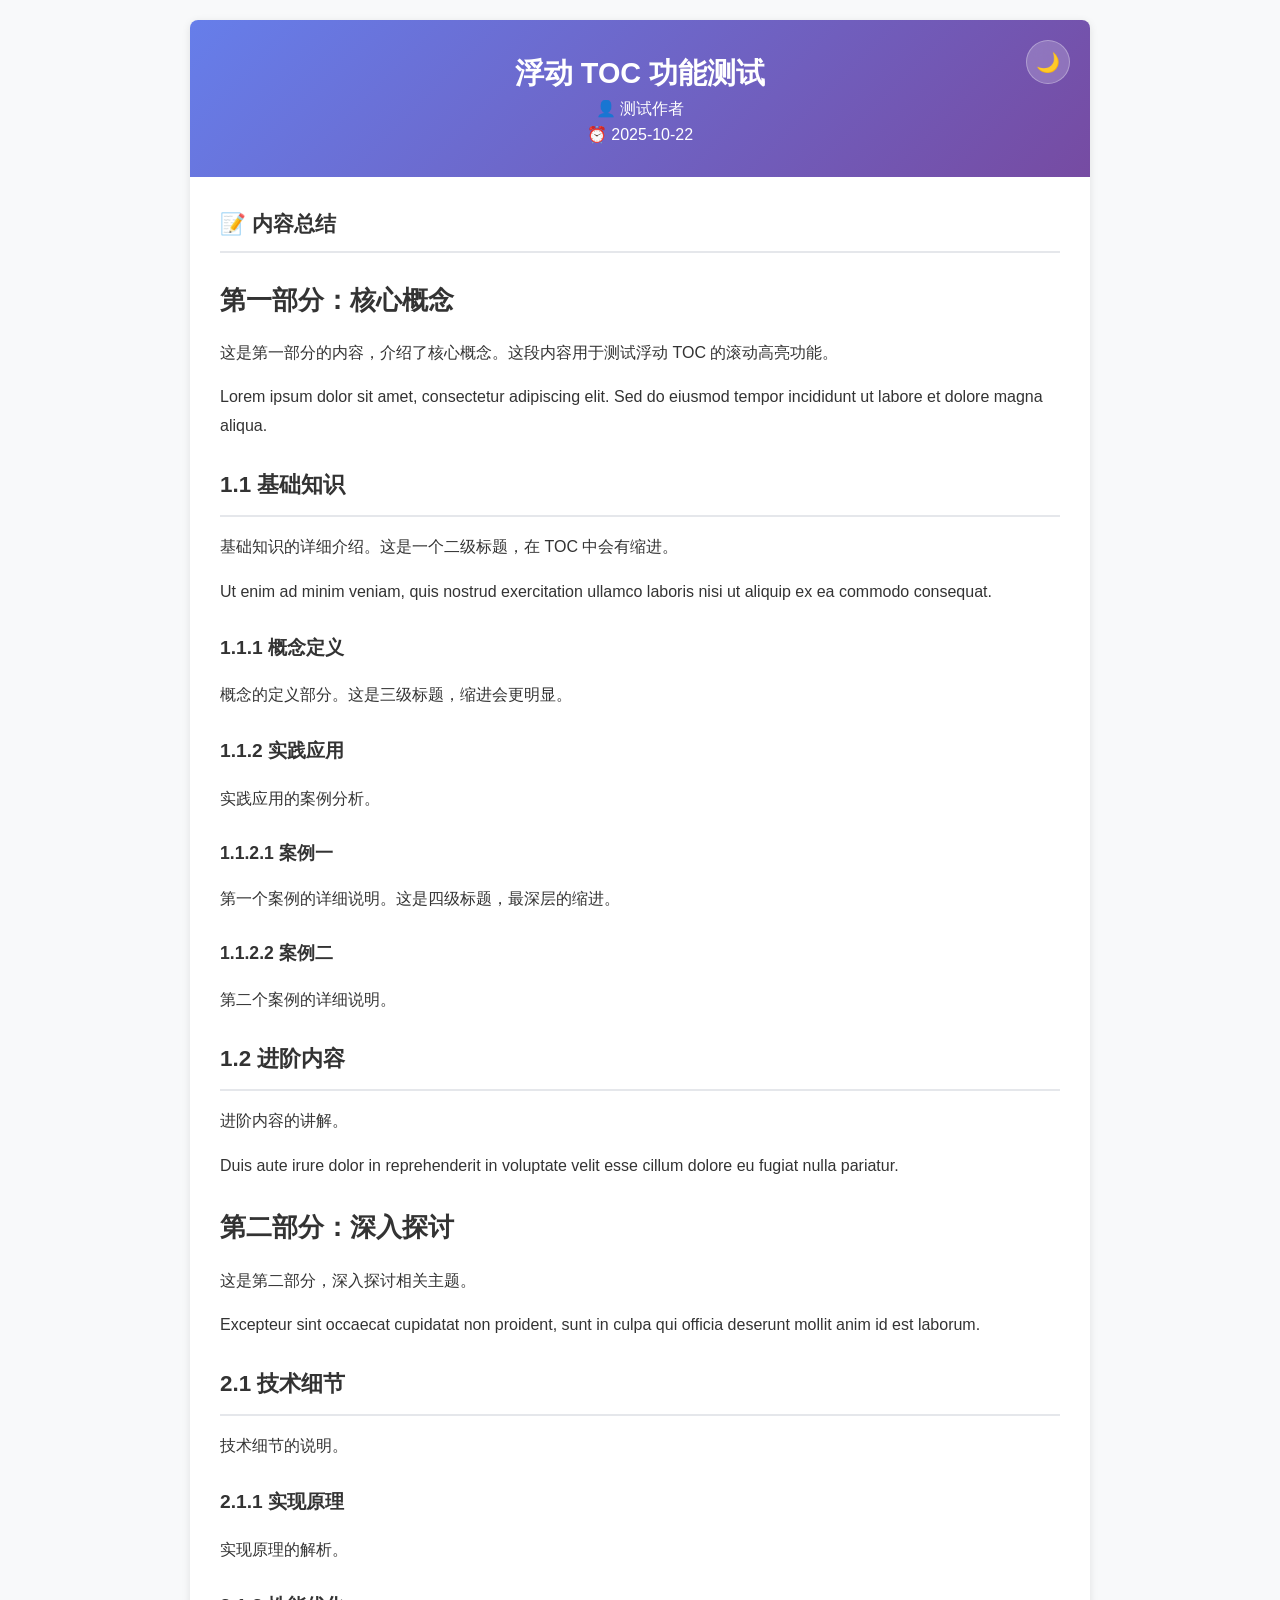
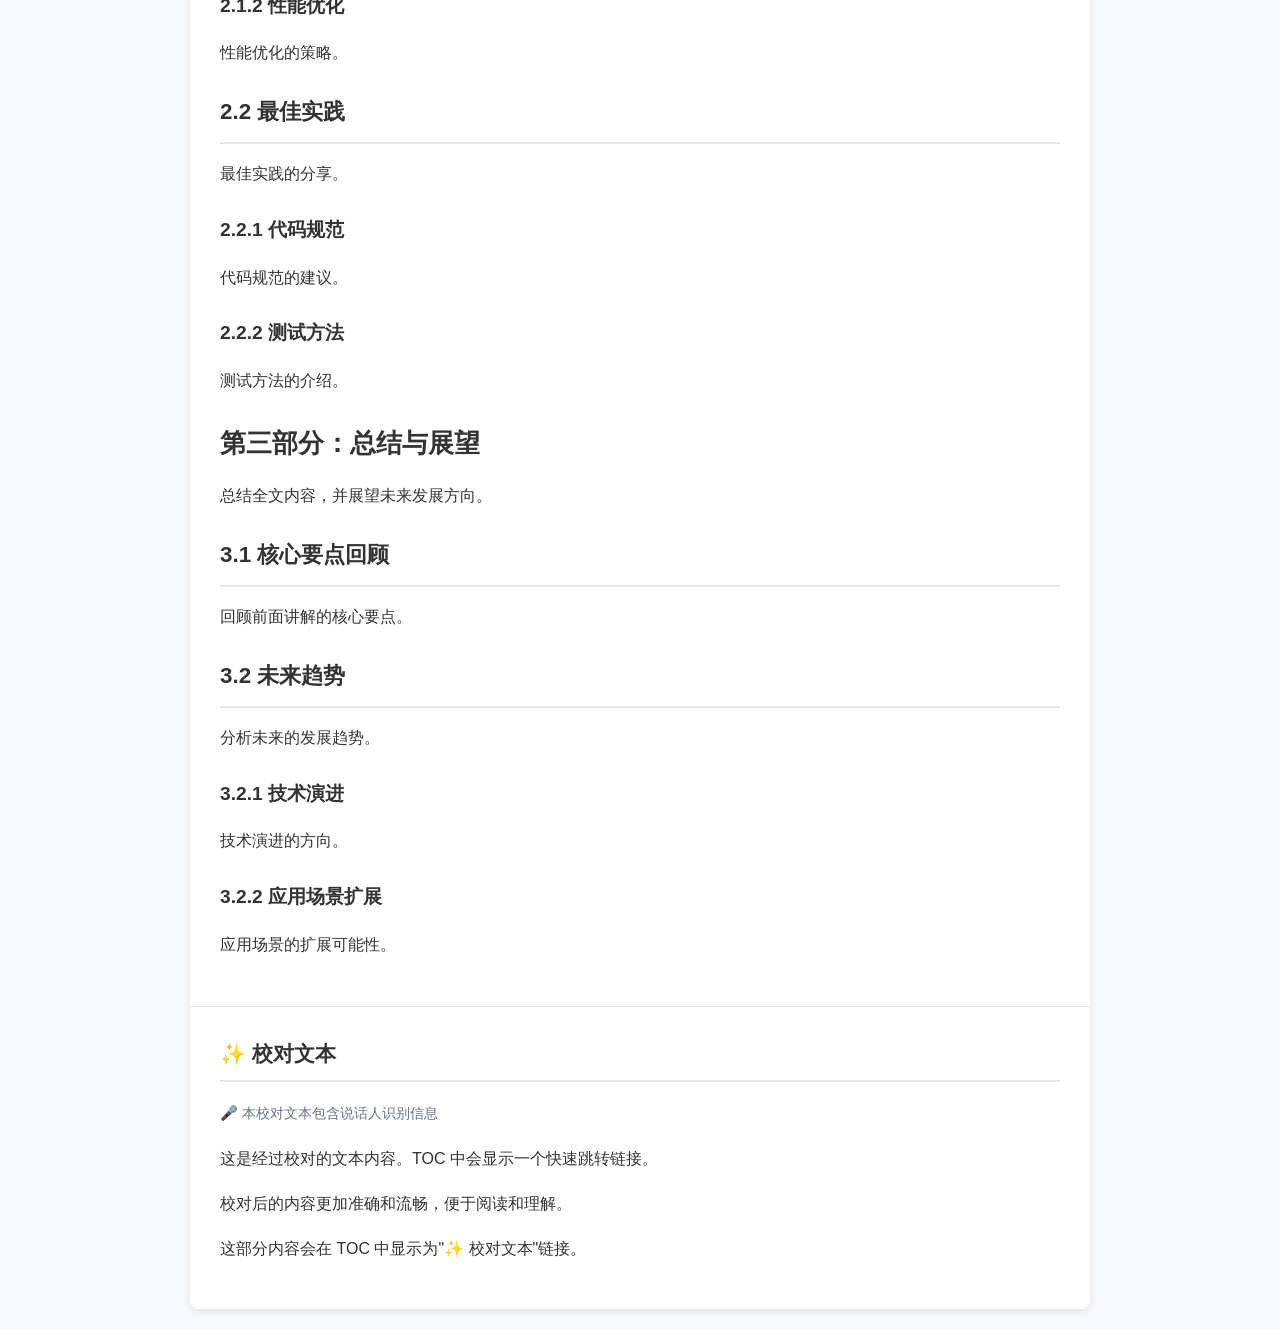
<file: tests/features/test_floating_toc.html>
<!DOCTYPE html>
<html lang="zh-CN">
<head>
    <meta charset="utf-8">
    <meta name="viewport" content="width=device-width, initial-scale=1.0">
    <title>浮动 TOC 功能测试</title>

    <!-- 引入 base.html 的样式 -->
    <style>
        /* CSS变量定义 - 主题系统 */
        :root {
            /* 浅色主题 */
            --bg-gradient-start: #667eea;
            --bg-gradient-end: #764ba2;
            --text-primary: #333;
            --text-secondary: #6b7280;
            --bg-primary: #ffffff;
            --bg-secondary: #f8f9fa;
            --bg-tertiary: #f3f4f6;
            --border-primary: #e5e7eb;
            --header-text: #ffffff;
        }

        /* 深色主题 */
        [data-theme="dark"] {
            --bg-gradient-start: #1e293b;
            --bg-gradient-end: #0f172a;
            --text-primary: #f8fafc;
            --text-secondary: #cbd5e1;
            --bg-primary: #1e293b;
            --bg-secondary: #334155;
            --bg-tertiary: #475569;
            --border-primary: #475569;
            --header-text: #f8fafc;
        }

        body {
            font-family: -apple-system, BlinkMacSystemFont, "Segoe UI", "Noto Sans CJK SC", "Microsoft YaHei", "Helvetica Neue", Arial, sans-serif;
            line-height: 1.6;
            color: var(--text-primary);
            max-width: 900px;
            margin: 0 auto;
            padding: 20px;
            background: var(--bg-secondary);
            transition: color 0.3s ease, background 0.3s ease;
        }

        .container {
            background: var(--bg-primary);
            border-radius: 8px;
            box-shadow: 0 2px 8px rgba(0,0,0,0.1);
            overflow: hidden;
            transition: background 0.3s ease;
        }

        .header {
            background: linear-gradient(135deg, var(--bg-gradient-start) 0%, var(--bg-gradient-end) 100%);
            color: var(--header-text);
            padding: 30px;
            text-align: center;
            position: relative;
        }

        .header h1 {
            margin: 0;
            font-size: 1.8rem;
            font-weight: 600;
        }

        .section {
            padding: 30px;
            border-bottom: 1px solid var(--border-primary);
        }

        .section:last-child {
            border-bottom: none;
        }

        .section h2 {
            margin: 0 0 20px 0;
            color: var(--text-primary);
            font-size: 1.3rem;
            border-bottom: 2px solid var(--border-primary);
            padding-bottom: 10px;
        }

        .content {
            line-height: 1.8;
            font-size: 1rem;
        }

        /* Markdown样式 */
        .content h1, .content h2, .content h3, .content h4, .content h5, .content h6 {
            margin-top: 24px;
            margin-bottom: 16px;
            font-weight: 600;
        }

        .content h1 { font-size: 1.6rem; }
        .content h2 { font-size: 1.4rem; }
        .content h3 { font-size: 1.2rem; }
        .content h4 { font-size: 1.1rem; }

        .content p {
            margin-bottom: 16px;
        }

        /* 主题切换按钮样式 */
        .theme-toggle {
            position: absolute;
            top: 20px;
            right: 20px;
            background: rgba(255, 255, 255, 0.2);
            border: 1px solid rgba(255, 255, 255, 0.3);
            border-radius: 50%;
            width: 44px;
            height: 44px;
            cursor: pointer;
            display: flex;
            align-items: center;
            justify-content: center;
            transition: all 0.3s ease;
            backdrop-filter: blur(10px);
            color: var(--header-text);
            font-size: 1.2rem;
        }

        .theme-toggle:hover {
            background: rgba(255, 255, 255, 0.3);
            transform: scale(1.05);
        }

        [data-theme="dark"] .theme-toggle {
            background: rgba(0, 0, 0, 0.2);
            border-color: rgba(0, 0, 0, 0.3);
        }
    </style>

    <!-- 引入浮动 TOC 样式 -->
    <link rel="stylesheet" href="../../src/web/static/css/floating-toc.css">
</head>
<body>
    <div class="container">
        <div class="header">
            <button id="theme-toggle" class="theme-toggle" title="切换主题">🌙</button>
            <h1>浮动 TOC 功能测试</h1>
            <div class="meta">
                👤 测试作者<br>
                ⏰ 2025-10-22
            </div>
        </div>

        <!-- 内容总结区块 -->
        <div class="section">
            <h2>📝 内容总结</h2>
            <div class="content">
                <h1>第一部分：核心概念</h1>
                <p>这是第一部分的内容，介绍了核心概念。这段内容用于测试浮动 TOC 的滚动高亮功能。</p>
                <p>Lorem ipsum dolor sit amet, consectetur adipiscing elit. Sed do eiusmod tempor incididunt ut labore et dolore magna aliqua.</p>

                <h2>1.1 基础知识</h2>
                <p>基础知识的详细介绍。这是一个二级标题，在 TOC 中会有缩进。</p>
                <p>Ut enim ad minim veniam, quis nostrud exercitation ullamco laboris nisi ut aliquip ex ea commodo consequat.</p>

                <h3>1.1.1 概念定义</h3>
                <p>概念的定义部分。这是三级标题，缩进会更明显。</p>

                <h3>1.1.2 实践应用</h3>
                <p>实践应用的案例分析。</p>

                <h4>1.1.2.1 案例一</h4>
                <p>第一个案例的详细说明。这是四级标题，最深层的缩进。</p>

                <h4>1.1.2.2 案例二</h4>
                <p>第二个案例的详细说明。</p>

                <h2>1.2 进阶内容</h2>
                <p>进阶内容的讲解。</p>
                <p>Duis aute irure dolor in reprehenderit in voluptate velit esse cillum dolore eu fugiat nulla pariatur.</p>

                <h1>第二部分：深入探讨</h1>
                <p>这是第二部分，深入探讨相关主题。</p>
                <p>Excepteur sint occaecat cupidatat non proident, sunt in culpa qui officia deserunt mollit anim id est laborum.</p>

                <h2>2.1 技术细节</h2>
                <p>技术细节的说明。</p>

                <h3>2.1.1 实现原理</h3>
                <p>实现原理的解析。</p>

                <h3>2.1.2 性能优化</h3>
                <p>性能优化的策略。</p>

                <h2>2.2 最佳实践</h2>
                <p>最佳实践的分享。</p>

                <h3>2.2.1 代码规范</h3>
                <p>代码规范的建议。</p>

                <h3>2.2.2 测试方法</h3>
                <p>测试方法的介绍。</p>

                <h1>第三部分：总结与展望</h1>
                <p>总结全文内容，并展望未来发展方向。</p>

                <h2>3.1 核心要点回顾</h2>
                <p>回顾前面讲解的核心要点。</p>

                <h2>3.2 未来趋势</h2>
                <p>分析未来的发展趋势。</p>

                <h3>3.2.1 技术演进</h3>
                <p>技术演进的方向。</p>

                <h3>3.2.2 应用场景扩展</h3>
                <p>应用场景的扩展可能性。</p>
            </div>
        </div>

        <!-- 校对文本区块 -->
        <div class="section">
            <h2>✨ 校对文本</h2>
            <p style="color: var(--text-secondary); font-size: 0.9rem; margin-bottom: 20px;">
                🎤 本校对文本包含说话人识别信息
            </p>
            <div class="content">
                <p>这是经过校对的文本内容。TOC 中会显示一个快速跳转链接。</p>
                <p>校对后的内容更加准确和流畅，便于阅读和理解。</p>
                <p>这部分内容会在 TOC 中显示为"✨ 校对文本"链接。</p>
            </div>
        </div>
    </div>

    <!-- 主题切换脚本 -->
    <script>
        document.addEventListener('DOMContentLoaded', function() {
            const THEME_KEY = 'vta_theme_preference';

            function getStoredTheme() {
                try {
                    const value = localStorage.getItem(THEME_KEY);
                    return value ? JSON.parse(value) : null;
                } catch (e) {
                    return null;
                }
            }

            function setStoredTheme(theme) {
                try {
                    localStorage.setItem(THEME_KEY, JSON.stringify(theme));
                } catch (e) {
                    console.error('Failed to save theme preference');
                }
            }

            function detectSystemTheme() {
                if (window.matchMedia && window.matchMedia('(prefers-color-scheme: dark)').matches) {
                    return 'dark';
                }
                return 'light';
            }

            function applyTheme(theme) {
                const body = document.body;
                const themeToggle = document.getElementById('theme-toggle');

                if (theme === 'dark') {
                    body.setAttribute('data-theme', 'dark');
                    if (themeToggle) {
                        themeToggle.textContent = '☀️';
                        themeToggle.title = '切换到浅色模式';
                    }
                } else {
                    body.removeAttribute('data-theme');
                    if (themeToggle) {
                        themeToggle.textContent = '🌙';
                        themeToggle.title = '切换到深色模式';
                    }
                }
            }

            function toggleTheme() {
                const currentTheme = document.body.hasAttribute('data-theme') ? 'dark' : 'light';
                const newTheme = currentTheme === 'dark' ? 'light' : 'dark';
                setStoredTheme(newTheme);
                applyTheme(newTheme);
            }

            // 初始化主题
            const savedTheme = getStoredTheme();
            const theme = savedTheme || detectSystemTheme();
            applyTheme(theme);

            // 绑定切换按钮
            const themeToggle = document.getElementById('theme-toggle');
            if (themeToggle) {
                themeToggle.addEventListener('click', toggleTheme);
            }
        });
    </script>

    <!-- 引入浮动 TOC 脚本 -->
    <script src="../../src/web/static/js/floating-toc.js"></script>
</body>
</html>
</file>
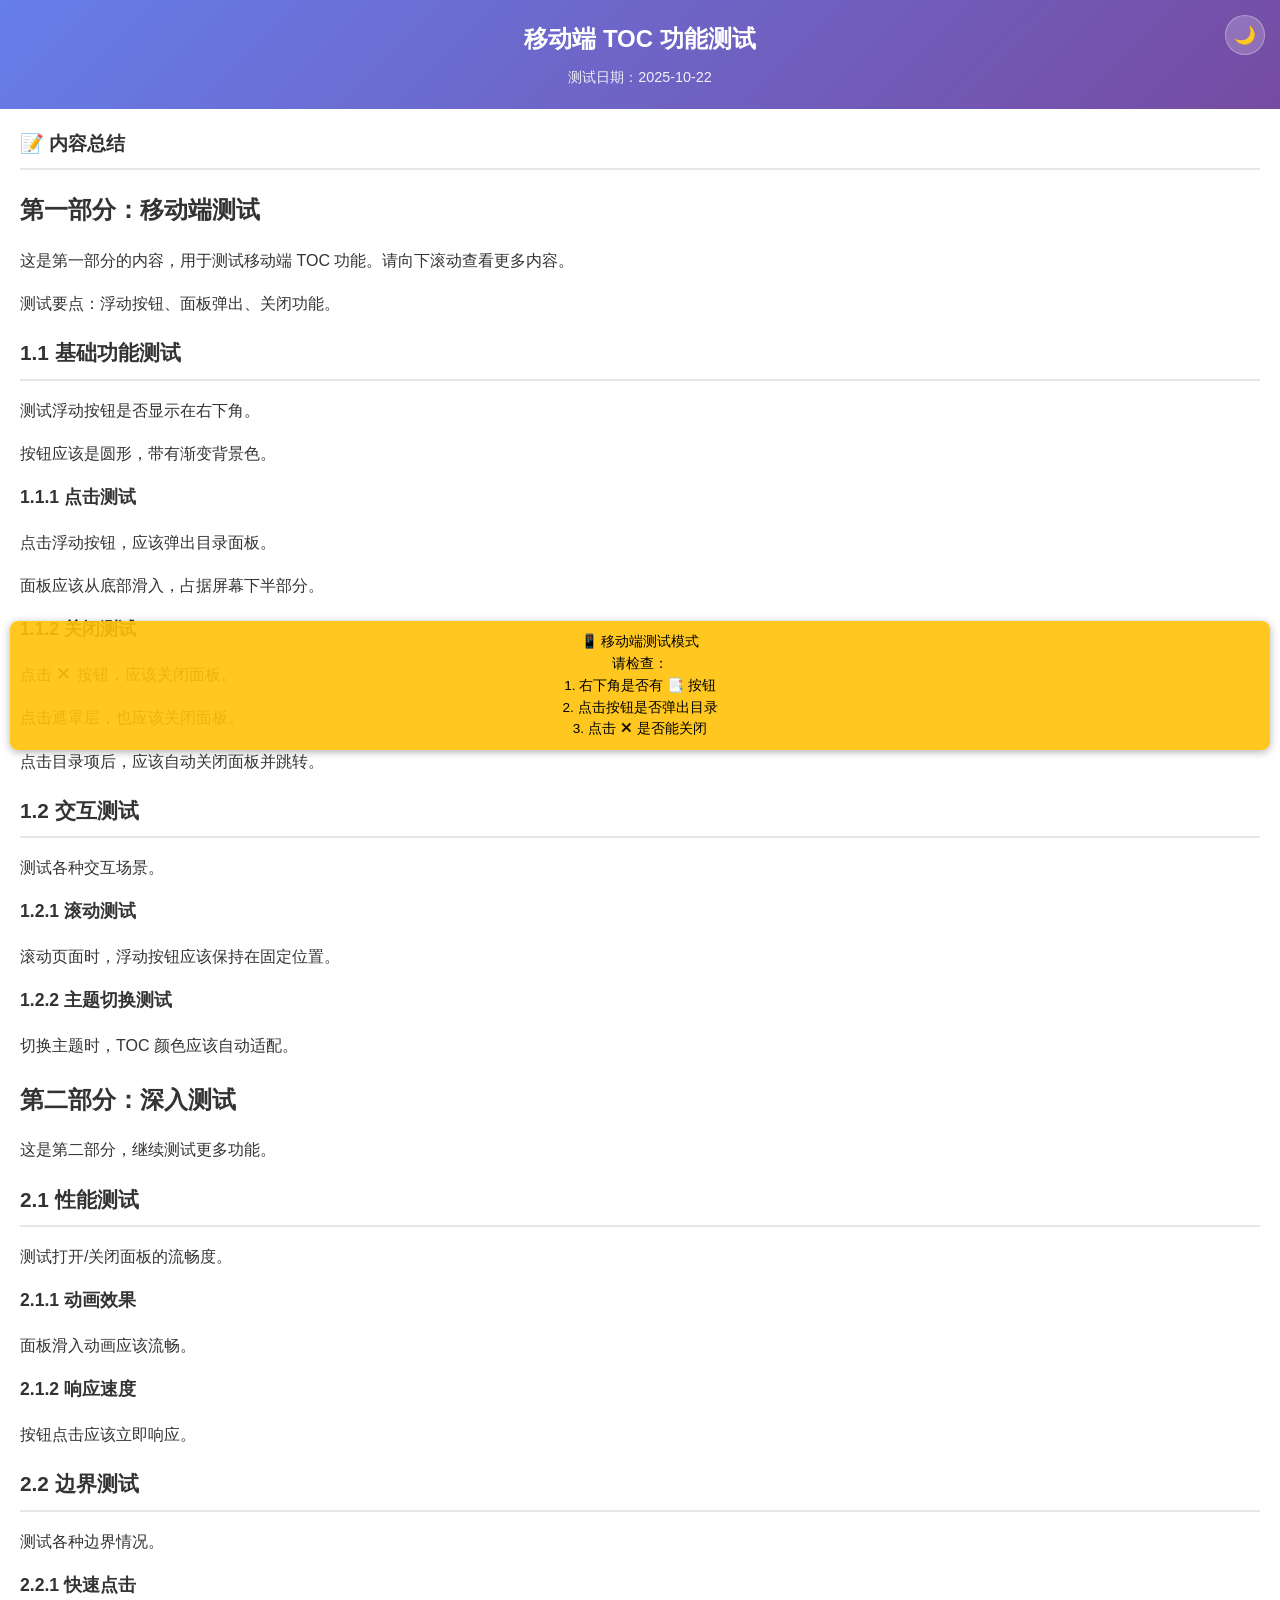
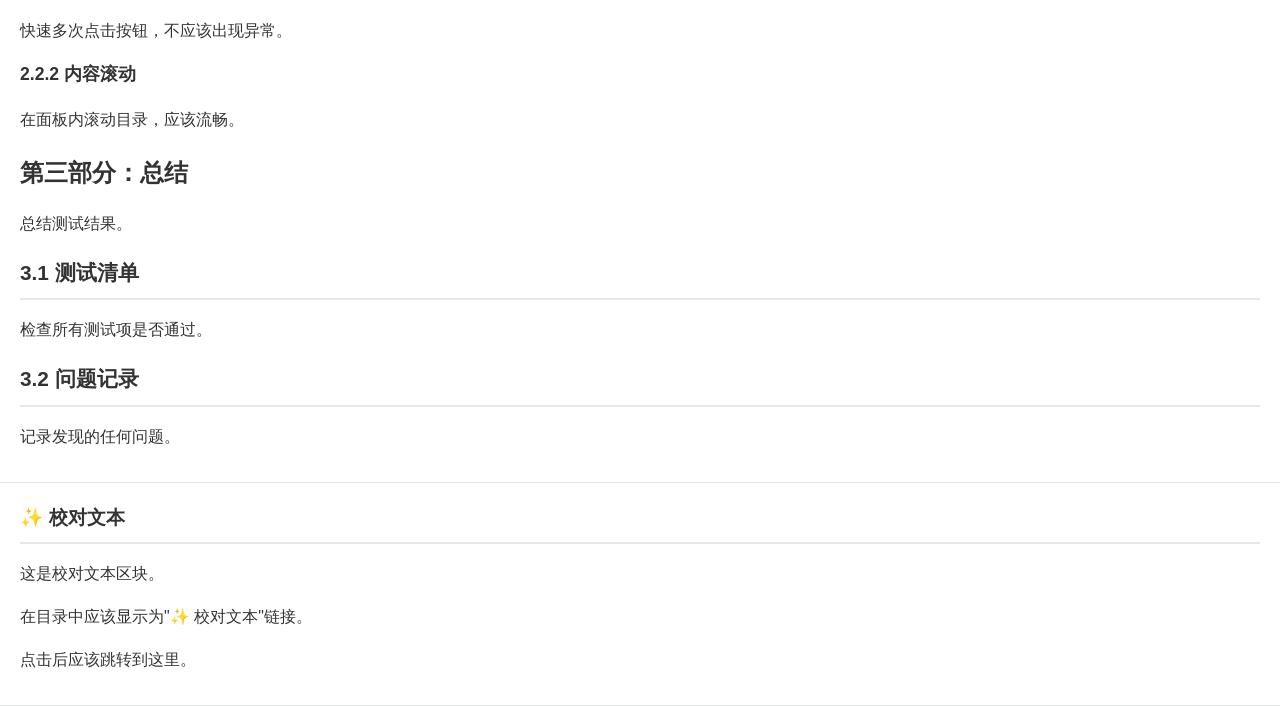
<file: tests/features/test_mobile_toc.html>
<!DOCTYPE html>
<html lang="zh-CN">
<head>
    <meta charset="utf-8">
    <meta name="viewport" content="width=device-width, initial-scale=1.0, user-scalable=yes">
    <title>移动端 TOC 测试</title>

    <!-- 基础样式 -->
    <style>
        :root {
            --bg-gradient-start: #667eea;
            --bg-gradient-end: #764ba2;
            --text-primary: #333;
            --text-secondary: #6b7280;
            --bg-primary: #ffffff;
            --bg-secondary: #f8f9fa;
            --bg-tertiary: #f3f4f6;
            --border-primary: #e5e7eb;
            --header-text: #ffffff;
        }

        [data-theme="dark"] {
            --bg-gradient-start: #1e293b;
            --bg-gradient-end: #0f172a;
            --text-primary: #f8fafc;
            --text-secondary: #cbd5e1;
            --bg-primary: #1e293b;
            --bg-secondary: #334155;
            --bg-tertiary: #475569;
            --border-primary: #475569;
            --header-text: #f8fafc;
        }

        * {
            box-sizing: border-box;
        }

        body {
            font-family: -apple-system, BlinkMacSystemFont, "Segoe UI", sans-serif;
            line-height: 1.6;
            color: var(--text-primary);
            margin: 0;
            padding: 0;
            background: var(--bg-secondary);
            transition: background 0.3s ease;
        }

        .container {
            max-width: 100%;
            margin: 0;
            background: var(--bg-primary);
            min-height: 100vh;
        }

        .header {
            background: linear-gradient(135deg, var(--bg-gradient-start) 0%, var(--bg-gradient-end) 100%);
            color: var(--header-text);
            padding: 20px;
            text-align: center;
            position: relative;
        }

        .header h1 {
            margin: 0;
            font-size: 1.5rem;
            font-weight: 600;
        }

        .header .meta {
            margin-top: 8px;
            font-size: 0.9rem;
            opacity: 0.9;
        }

        .theme-toggle {
            position: absolute;
            top: 15px;
            right: 15px;
            background: rgba(255, 255, 255, 0.2);
            border: 1px solid rgba(255, 255, 255, 0.3);
            border-radius: 50%;
            width: 40px;
            height: 40px;
            cursor: pointer;
            display: flex;
            align-items: center;
            justify-content: center;
            font-size: 1.1rem;
            color: white;
        }

        .section {
            padding: 20px;
            border-bottom: 1px solid var(--border-primary);
        }

        .section h2 {
            margin: 0 0 15px 0;
            font-size: 1.2rem;
            border-bottom: 2px solid var(--border-primary);
            padding-bottom: 8px;
        }

        .content {
            line-height: 1.7;
        }

        .content h1 { font-size: 1.5rem; margin: 20px 0 12px; }
        .content h2 { font-size: 1.3rem; margin: 18px 0 10px; }
        .content h3 { font-size: 1.1rem; margin: 16px 0 8px; }
        .content h4 { font-size: 1rem; margin: 14px 0 6px; }

        .content p {
            margin-bottom: 12px;
        }

        .test-info {
            position: fixed;
            bottom: 150px;
            left: 10px;
            right: 10px;
            background: rgba(255, 193, 7, 0.9);
            color: #000;
            padding: 10px;
            border-radius: 8px;
            font-size: 0.85rem;
            text-align: center;
            z-index: 2000;
            box-shadow: 0 2px 8px rgba(0,0,0,0.3);
        }
    </style>

    <!-- 引入浮动 TOC 样式 -->
    <link rel="stylesheet" href="../../src/web/static/css/floating-toc.css">
</head>
<body>
    <!-- 测试提示 -->
    <div class="test-info" id="test-info">
        📱 移动端测试模式<br>
        请检查：<br>
        1. 右下角是否有 📑 按钮<br>
        2. 点击按钮是否弹出目录<br>
        3. 点击 ✕ 是否能关闭
    </div>

    <div class="container">
        <div class="header">
            <button id="theme-toggle" class="theme-toggle" title="切换主题">🌙</button>
            <h1>移动端 TOC 功能测试</h1>
            <div class="meta">
                测试日期：2025-10-22
            </div>
        </div>

        <!-- 内容总结区块 -->
        <div class="section">
            <h2>📝 内容总结</h2>
            <div class="content">
                <h1>第一部分：移动端测试</h1>
                <p>这是第一部分的内容，用于测试移动端 TOC 功能。请向下滚动查看更多内容。</p>
                <p>测试要点：浮动按钮、面板弹出、关闭功能。</p>

                <h2>1.1 基础功能测试</h2>
                <p>测试浮动按钮是否显示在右下角。</p>
                <p>按钮应该是圆形，带有渐变背景色。</p>

                <h3>1.1.1 点击测试</h3>
                <p>点击浮动按钮，应该弹出目录面板。</p>
                <p>面板应该从底部滑入，占据屏幕下半部分。</p>

                <h3>1.1.2 关闭测试</h3>
                <p>点击 ✕ 按钮，应该关闭面板。</p>
                <p>点击遮罩层，也应该关闭面板。</p>
                <p>点击目录项后，应该自动关闭面板并跳转。</p>

                <h2>1.2 交互测试</h2>
                <p>测试各种交互场景。</p>

                <h3>1.2.1 滚动测试</h3>
                <p>滚动页面时，浮动按钮应该保持在固定位置。</p>

                <h3>1.2.2 主题切换测试</h3>
                <p>切换主题时，TOC 颜色应该自动适配。</p>

                <h1>第二部分：深入测试</h1>
                <p>这是第二部分，继续测试更多功能。</p>

                <h2>2.1 性能测试</h2>
                <p>测试打开/关闭面板的流畅度。</p>

                <h3>2.1.1 动画效果</h3>
                <p>面板滑入动画应该流畅。</p>

                <h3>2.1.2 响应速度</h3>
                <p>按钮点击应该立即响应。</p>

                <h2>2.2 边界测试</h2>
                <p>测试各种边界情况。</p>

                <h3>2.2.1 快速点击</h3>
                <p>快速多次点击按钮，不应该出现异常。</p>

                <h3>2.2.2 内容滚动</h3>
                <p>在面板内滚动目录，应该流畅。</p>

                <h1>第三部分：总结</h1>
                <p>总结测试结果。</p>

                <h2>3.1 测试清单</h2>
                <p>检查所有测试项是否通过。</p>

                <h2>3.2 问题记录</h2>
                <p>记录发现的任何问题。</p>
            </div>
        </div>

        <!-- 校对文本区块 -->
        <div class="section">
            <h2>✨ 校对文本</h2>
            <div class="content">
                <p>这是校对文本区块。</p>
                <p>在目录中应该显示为"✨ 校对文本"链接。</p>
                <p>点击后应该跳转到这里。</p>
            </div>
        </div>
    </div>

    <!-- 主题切换脚本 -->
    <script>
        document.addEventListener('DOMContentLoaded', function() {
            const THEME_KEY = 'vta_theme_preference';

            function getStoredTheme() {
                try {
                    return localStorage.getItem(THEME_KEY) ? JSON.parse(localStorage.getItem(THEME_KEY)) : null;
                } catch (e) {
                    return null;
                }
            }

            function setStoredTheme(theme) {
                try {
                    localStorage.setItem(THEME_KEY, JSON.stringify(theme));
                } catch (e) {
                    console.error('Failed to save theme preference');
                }
            }

            function detectSystemTheme() {
                return (window.matchMedia && window.matchMedia('(prefers-color-scheme: dark)').matches) ? 'dark' : 'light';
            }

            function applyTheme(theme) {
                const body = document.body;
                const themeToggle = document.getElementById('theme-toggle');

                if (theme === 'dark') {
                    body.setAttribute('data-theme', 'dark');
                    if (themeToggle) themeToggle.textContent = '☀️';
                } else {
                    body.removeAttribute('data-theme');
                    if (themeToggle) themeToggle.textContent = '🌙';
                }
            }

            function toggleTheme() {
                const currentTheme = document.body.hasAttribute('data-theme') ? 'dark' : 'light';
                const newTheme = currentTheme === 'dark' ? 'light' : 'dark';
                setStoredTheme(newTheme);
                applyTheme(newTheme);
            }

            const savedTheme = getStoredTheme();
            const theme = savedTheme || detectSystemTheme();
            applyTheme(theme);

            const themeToggle = document.getElementById('theme-toggle');
            if (themeToggle) {
                themeToggle.addEventListener('click', toggleTheme);
            }

            // 5秒后自动隐藏测试提示
            setTimeout(() => {
                const testInfo = document.getElementById('test-info');
                if (testInfo) {
                    testInfo.style.transition = 'opacity 0.5s ease';
                    testInfo.style.opacity = '0';
                    setTimeout(() => testInfo.remove(), 500);
                }
            }, 5000);
        });
    </script>

    <!-- 引入浮动 TOC 脚本 -->
    <script src="../../src/web/static/js/floating-toc.js"></script>
</body>
</html>
</file>
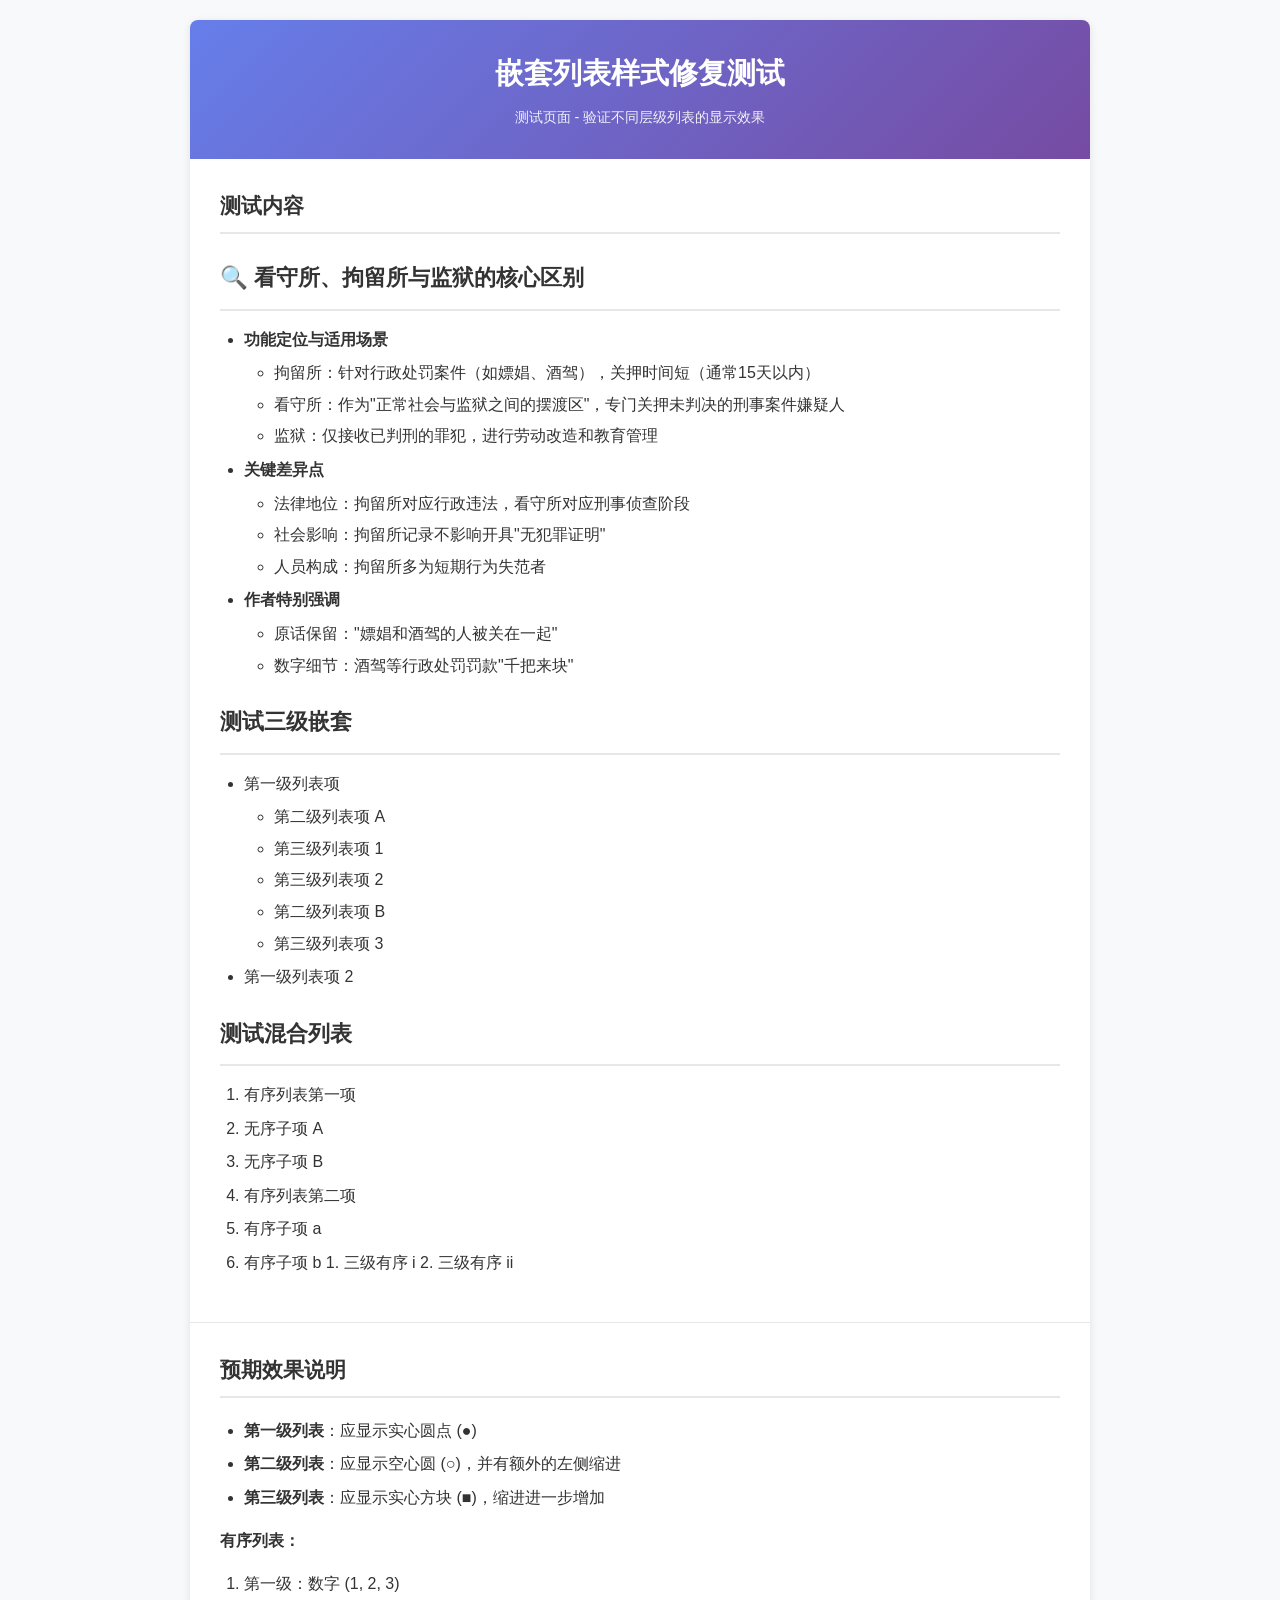
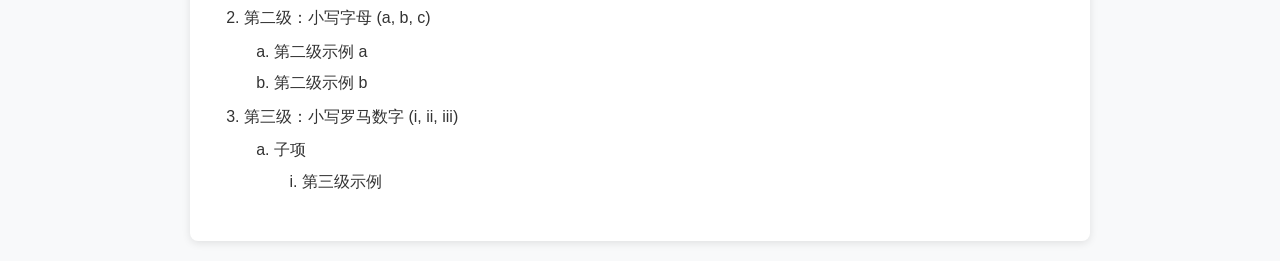
<file: tests/features/test_nested_list_styles.html>
<!DOCTYPE html>
<html lang="zh-CN">
<head>
    <meta charset="utf-8">
    <meta name="viewport" content="width=device-width, initial-scale=1.0">
    <title>嵌套列表样式测试</title>
    <style>
        
        /* CSS变量定义 - 主题系统 */
        :root {
            /* 浅色主题 */
            --bg-gradient-start: #667eea;
            --bg-gradient-end: #764ba2;
            --text-primary: #333;
            --text-secondary: #6b7280;
            --bg-primary: #ffffff;
            --bg-secondary: #f8f9fa;
            --bg-tertiary: #f3f4f6;
            --border-primary: #e5e7eb;
            --header-text: #ffffff;
        }

        /* 深色主题 */
        [data-theme="dark"] {
            --bg-gradient-start: #1e293b;
            --bg-gradient-end: #0f172a;
            --text-primary: #f8fafc;
            --text-secondary: #cbd5e1;
            --bg-primary: #1e293b;
            --bg-secondary: #334155;
            --bg-tertiary: #475569;
            --border-primary: #475569;
            --header-text: #f8fafc;
        }

        body {
            font-family: -apple-system, BlinkMacSystemFont, "Segoe UI", "Noto Sans CJK SC", "Microsoft YaHei", "Helvetica Neue", Arial, sans-serif;
            line-height: 1.6;
            color: var(--text-primary);
            max-width: 900px;
            margin: 0 auto;
            padding: 20px;
            background: var(--bg-secondary);
            transition: color 0.3s ease, background 0.3s ease;
        }
        
        .container {
            background: var(--bg-primary);
            border-radius: 8px;
            box-shadow: 0 2px 8px rgba(0,0,0,0.1);
            overflow: hidden;
            transition: background 0.3s ease;
        }
        
        .header {
            background: linear-gradient(135deg, var(--bg-gradient-start) 0%, var(--bg-gradient-end) 100%);
            color: var(--header-text);
            padding: 30px;
            text-align: center;
            position: relative;
        }
        
        .header h1 {
            margin: 0;
            font-size: 1.8rem;
            font-weight: 600;
        }
        
        .header .meta {
            margin-top: 10px;
            opacity: 0.9;
            font-size: 0.9rem;
        }
        
        .header .meta a {
            color: var(--header-text);
            text-decoration: none;
        }
        
        .header .meta a:hover {
            text-decoration: underline;
        }
        
        .section {
            padding: 30px;
            border-bottom: 1px solid var(--border-primary);
        }
        
        .section:last-child {
            border-bottom: none;
        }
        
        .section h2 {
            margin: 0 0 20px 0;
            color: var(--text-primary);
            font-size: 1.3rem;
            border-bottom: 2px solid var(--border-primary);
            padding-bottom: 10px;
        }
        
        .content {
            line-height: 1.8;
            font-size: 1rem;
        }
        
        /* Markdown样式 */
        .content h1, .content h2, .content h3, .content h4, .content h5, .content h6 {
            margin-top: 24px;
            margin-bottom: 16px;
            font-weight: 600;
        }
        
        .content h1 { font-size: 1.6rem; }
        .content h2 { font-size: 1.4rem; }
        .content h3 { font-size: 1.2rem; }
        
        .content p {
            margin-bottom: 16px;
        }
        
        .content blockquote {
            border-left: 4px solid var(--border-primary);
            padding-left: 16px;
            margin: 16px 0;
            color: var(--text-secondary);
            font-style: italic;
            background: var(--bg-secondary);
            padding: 16px;
            border-radius: 0 4px 4px 0;
            transition: border 0.3s ease, color 0.3s ease, background 0.3s ease;
        }

        /* 深色模式下的引用优化 */
        [data-theme="dark"] .content blockquote {
            border-left-color: #64748b;
            background: var(--bg-tertiary);
        }
        
        .content pre, .content code {
            background: var(--bg-tertiary);
            border: 1px solid var(--border-primary);
            border-radius: 4px;
            font-family: "SFMono-Regular", Monaco, "Cascadia Code", "Roboto Mono", Consolas, "Courier New", monospace;
            color: var(--text-primary);
            transition: background 0.3s ease, border 0.3s ease, color 0.3s ease;
        }

        .content code {
            padding: 2px 4px;
            font-size: 0.9rem;
        }

        .content pre {
            padding: 12px;
            overflow-x: auto;
            margin: 16px 0;
        }

        /* 深色模式下的代码块优化 */
        [data-theme="dark"] .content pre,
        [data-theme="dark"] .content code {
            background: #2d3748;
            border-color: #4a5568;
            color: #e2e8f0;
        }
        
        /* 列表基础样式 */
        .content ul, .content ol {
            padding-left: 24px;
            margin: 16px 0;
        }

        .content li {
            margin-bottom: 8px;
            line-height: 1.6;
        }

        /* 嵌套列表样式 - 增加缩进以显示层级 */
        .content ul ul,
        .content ol ol,
        .content ul ol,
        .content ol ul {
            padding-left: 30px;  /* 嵌套列表增加额外缩进 */
            margin: 8px 0;       /* 减少嵌套列表的垂直间距 */
        }

        /* 第三层嵌套列表 */
        .content ul ul ul,
        .content ol ol ol {
            padding-left: 28px;
            margin: 6px 0;
        }

        /* 定义不同层级的无序列表标记 */
        .content ul {
            list-style-type: disc;      /* 第1级：实心圆点 ● */
        }

        .content ul ul {
            list-style-type: circle;    /* 第2级：空心圆 ○ */
        }

        .content ul ul ul {
            list-style-type: square;    /* 第3级：实心方块 ■ */
        }

        /* 定义不同层级的有序列表标记 */
        .content ol {
            list-style-type: decimal;        /* 第1级：1, 2, 3 */
        }

        .content ol ol {
            list-style-type: lower-alpha;    /* 第2级：a, b, c */
        }

        .content ol ol ol {
            list-style-type: lower-roman;    /* 第3级：i, ii, iii */
        }

        /* 确保列表标记可见 */
        .content ul, .content ol {
            list-style-position: outside;    /* 标记在内容外侧 */
        }

        /* 嵌套列表项的间距优化 */
        .content li li {
            margin-bottom: 6px;  /* 嵌套列表项间距稍小 */
        }

        .content li li:last-child {
            margin-bottom: 0;    /* 最后一个嵌套项无底部间距 */
        }
        
        .content table {
            border-collapse: collapse;
            width: 100%;
            margin: 16px 0;
            background: var(--bg-primary);
            border-radius: 6px;
            overflow: hidden;
            box-shadow: 0 1px 3px rgba(0,0,0,0.1);
            transition: background 0.3s ease;
        }

        .content th, .content td {
            border: 1px solid var(--border-primary);
            padding: 8px 12px;
            text-align: left;
            color: var(--text-primary);
            transition: border 0.3s ease, color 0.3s ease;
        }

        .content th {
            background: var(--bg-secondary);
            font-weight: 600;
            transition: background 0.3s ease;
        }

        /* 深色模式下的表格优化 */
        [data-theme="dark"] .content table {
            background: var(--bg-primary);
            box-shadow: 0 1px 3px rgba(0,0,0,0.3);
        }

        [data-theme="dark"] .content th {
            background: var(--bg-tertiary);
        }

        [data-theme="dark"] .content th,
        [data-theme="dark"] .content td {
            border-color: var(--border-primary);
        }
        
        /* 响应式设计 */
        @media (max-width: 768px) {
            body {
                padding: 10px;
            }
            
            .header {
                padding: 20px;
            }
            
            .header h1 {
                font-size: 1.5rem;
            }
            
            .section {
                padding: 20px;
            }
        }
        
        /* 状态样式 */
        .status-processing {
            background: #e7f3ff;
            border-left: 4px solid #2196f3;
            padding: 16px;
            margin: 16px 0;
            border-radius: 4px;
        }
        
        .status-error {
            background: #ffebee;
            border-left: 4px solid #f44336;
            padding: 16px;
            margin: 16px 0;
            border-radius: 4px;
        }
        
        .status-cleaned {
            background: #fff3e0;
            border-left: 4px solid #ff9800;
            padding: 16px;
            margin: 16px 0;
            border-radius: 4px;
        }
        
        .action-list {
            list-style: none;
            padding: 0;
        }
        
        .action-list li {
            padding: 8px 0;
            font-size: 1.1rem;
        }
        
        .action-list a {
            color: #1976d2;
            text-decoration: none;
            font-weight: 500;
        }
        
        .action-list a:hover {
            text-decoration: underline;
        }
        
        /* 对话样式 */
        .dialog-container {
            display: flex;
            flex-direction: column;
            gap: 20px;
        }
        
        .dialog-item {
            display: flex;
            align-items: flex-start;
            gap: 20px;
            margin-bottom: 20px;
            padding: 16px;
            background: var(--bg-secondary);
            border: 1px solid var(--border-primary);
            border-radius: 12px;
            box-shadow: 0 1px 3px rgba(0,0,0,0.08);
            transition: box-shadow 0.2s ease, background 0.3s ease, border 0.3s ease;
        }
        
        .dialog-item:hover {
            box-shadow: 0 2px 6px rgba(0,0,0,0.12);
        }
        
        .speaker-header {
            display: flex;
            flex-direction: column;
            align-items: center;
            gap: 6px;
            flex-shrink: 0;
            align-self: flex-start;
        }
        
        .speaker-tag {
            width: 100px;
            text-align: center;
            padding: 8px 12px;
            border-radius: 8px;
            color: white;
            font-weight: 600;
            font-size: 0.9em;
            line-height: 1.3;
            word-break: break-all;
            box-shadow: 0 2px 4px rgba(0,0,0,0.2);
        }
        
        .time-tag {
            background: var(--bg-tertiary);
            color: var(--text-secondary);
            padding: 4px 8px;
            border-radius: 4px;
            font-size: 0.8em;
            font-family: "SFMono-Regular", Monaco, "Cascadia Code", "Roboto Mono", Consolas, "Courier New", monospace;
            border: 1px solid var(--border-primary);
            white-space: nowrap;
            transition: background 0.3s ease, color 0.3s ease, border 0.3s ease;
        }
        
        .dialog-content {
            flex: 1;
            min-width: 0;
            padding: 4px 0;
        }
        
        .dialog-content p {
            margin: 0 0 16px 0;
            line-height: 1.7;
            text-align: justify;
        }
        
        .dialog-content p:last-child {
            margin-bottom: 0;
        }
        
        .dialog-content .paragraph-break {
            margin-bottom: 20px;
        }
        
        /* 手机端响应式样式 */
        @media (max-width: 768px) {
            .dialog-item {
                flex-direction: column;
                gap: 8px;
                margin-bottom: 20px;
                padding: 16px;
                background: var(--bg-secondary);
                border-radius: 8px;
                border-left: 4px solid var(--speaker-color, #3B82F6);
            }
            
            .speaker-header {
                flex-direction: row;
                gap: 8px;
                flex-wrap: wrap;
                align-items: center;
            }
            
            .speaker-tag {
                width: auto;
                text-align: left;
                font-size: 0.9em;
                min-width: 60px;
                margin-bottom: 0;
            }
            
            .time-tag {
                font-size: 0.75em;
                padding: 3px 6px;
            }
            
            .dialog-content {
                padding-left: 0;
            }
            
            .dialog-content p {
                font-size: 1rem;
                line-height: 1.6;
            }
        }
        
        /* 更小屏幕优化 */
        @media (max-width: 480px) {
            body {
                padding: 10px;
                font-size: 16px;
            }
            
            .dialog-item {
                padding: 12px;
                margin-bottom: 16px;
            }
            
            .speaker-header {
                gap: 6px;
            }
            
            .speaker-tag {
                font-size: 0.85em;
                padding: 3px 6px;
                min-width: 50px;
            }
            
            .time-tag {
                font-size: 0.7em;
                padding: 2px 4px;
            }
            
            .dialog-content p {
                font-size: 16px;
                line-height: 1.5;
                margin-bottom: 10px;
            }
        }

        /* 主题切换按钮样式 */
        .theme-toggle {
            position: absolute;
            top: 20px;
            right: 20px;
            background: rgba(255, 255, 255, 0.2);
            border: 1px solid rgba(255, 255, 255, 0.3);
            border-radius: 50%;
            width: 44px;
            height: 44px;
            cursor: pointer;
            display: flex;
            align-items: center;
            justify-content: center;
            transition: all 0.3s ease;
            backdrop-filter: blur(10px);
            color: var(--header-text);
            font-size: 1.2rem;
        }

        .theme-toggle:hover {
            background: rgba(255, 255, 255, 0.3);
            transform: scale(1.05);
        }

        .theme-toggle:active {
            transform: scale(0.95);
        }

        [data-theme="dark"] .theme-toggle {
            background: rgba(0, 0, 0, 0.2);
            border-color: rgba(0, 0, 0, 0.3);
        }

        [data-theme="dark"] .theme-toggle:hover {
            background: rgba(0, 0, 0, 0.3);
        }
    
    </style>
</head>
<body>
    <div class="container">
        <div class="header">
            <h1>嵌套列表样式修复测试</h1>
            <div class="meta">
                测试页面 - 验证不同层级列表的显示效果
            </div>
        </div>

        <div class="section">
            <h2>测试内容</h2>
            <div class="content">
                <h2 id="_1">🔍 看守所、拘留所与监狱的核心区别</h2>
<ul>
<li><strong>功能定位与适用场景</strong><ul>
<li>拘留所：针对行政处罚案件（如嫖娼、酒驾），关押时间短（通常15天以内）</li>
<li>看守所：作为"正常社会与监狱之间的摆渡区"，专门关押未判决的刑事案件嫌疑人</li>
<li>监狱：仅接收已判刑的罪犯，进行劳动改造和教育管理</li>
</ul>
</li>
<li><strong>关键差异点</strong><ul>
<li>法律地位：拘留所对应行政违法，看守所对应刑事侦查阶段</li>
<li>社会影响：拘留所记录不影响开具"无犯罪证明"</li>
<li>人员构成：拘留所多为短期行为失范者</li>
</ul>
</li>
<li><strong>作者特别强调</strong><ul>
<li>原话保留："嫖娼和酒驾的人被关在一起"</li>
<li>数字细节：酒驾等行政处罚罚款"千把来块"</li>
</ul>
</li>
</ul>
<h2 id="_2">测试三级嵌套</h2>
<ul>
<li>第一级列表项<ul>
<li>第二级列表项 A</li>
<li>第三级列表项 1</li>
<li>第三级列表项 2</li>
<li>第二级列表项 B</li>
<li>第三级列表项 3</li>
</ul>
</li>
<li>第一级列表项 2</li>
</ul>
<h2 id="_3">测试混合列表</h2>
<ol>
<li>有序列表第一项</li>
<li>无序子项 A</li>
<li>无序子项 B</li>
<li>有序列表第二项</li>
<li>有序子项 a</li>
<li>有序子项 b
            1. 三级有序 i
            2. 三级有序 ii</li>
</ol>
            </div>
        </div>

        <div class="section">
            <h2>预期效果说明</h2>
            <div class="content">
                <ul>
                    <li><strong>第一级列表</strong>：应显示实心圆点 (●)</li>
                    <li><strong>第二级列表</strong>：应显示空心圆 (○)，并有额外的左侧缩进</li>
                    <li><strong>第三级列表</strong>：应显示实心方块 (■)，缩进进一步增加</li>
                </ul>
                <p><strong>有序列表：</strong></p>
                <ol>
                    <li>第一级：数字 (1, 2, 3)</li>
                    <li>第二级：小写字母 (a, b, c)
                        <ol>
                            <li>第二级示例 a</li>
                            <li>第二级示例 b</li>
                        </ol>
                    </li>
                    <li>第三级：小写罗马数字 (i, ii, iii)
                        <ol>
                            <li>子项
                                <ol>
                                    <li>第三级示例</li>
                                </ol>
                            </li>
                        </ol>
                    </li>
                </ol>
            </div>
        </div>
    </div>
</body>
</html>
</file>
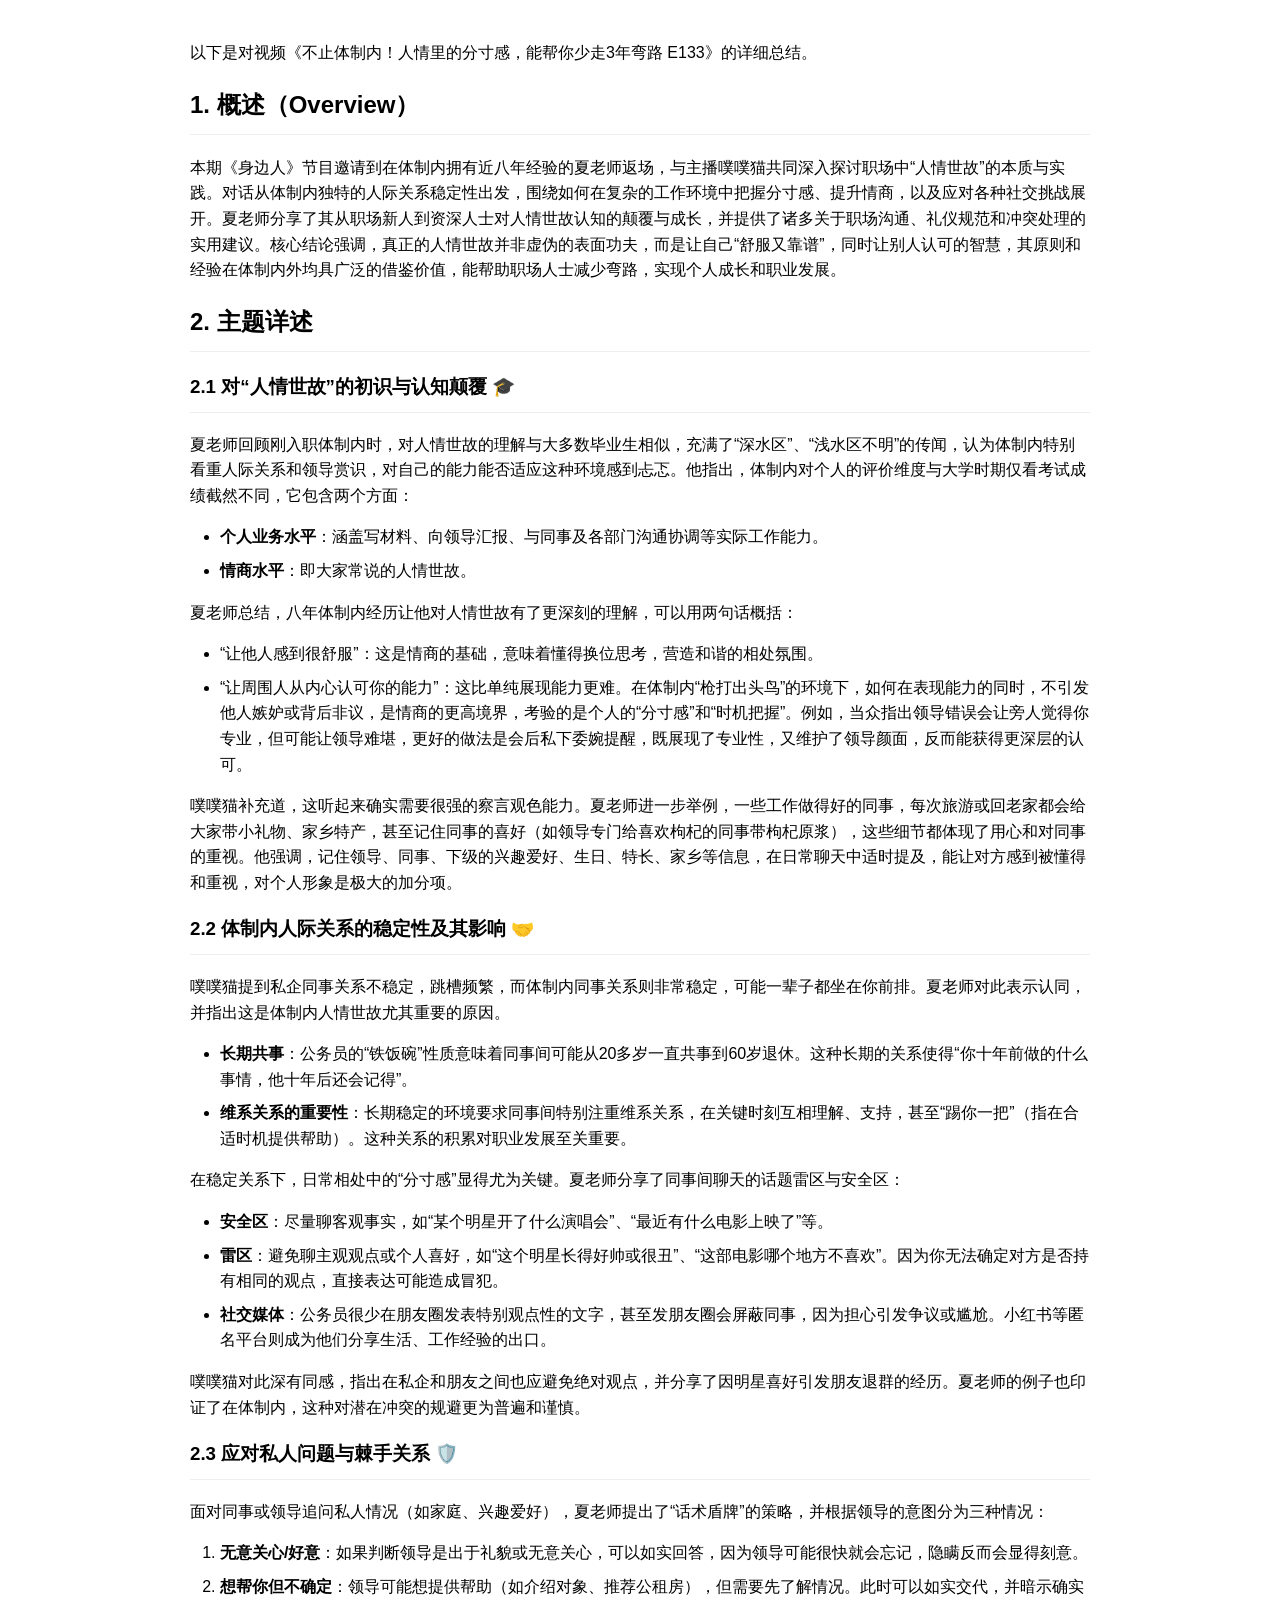
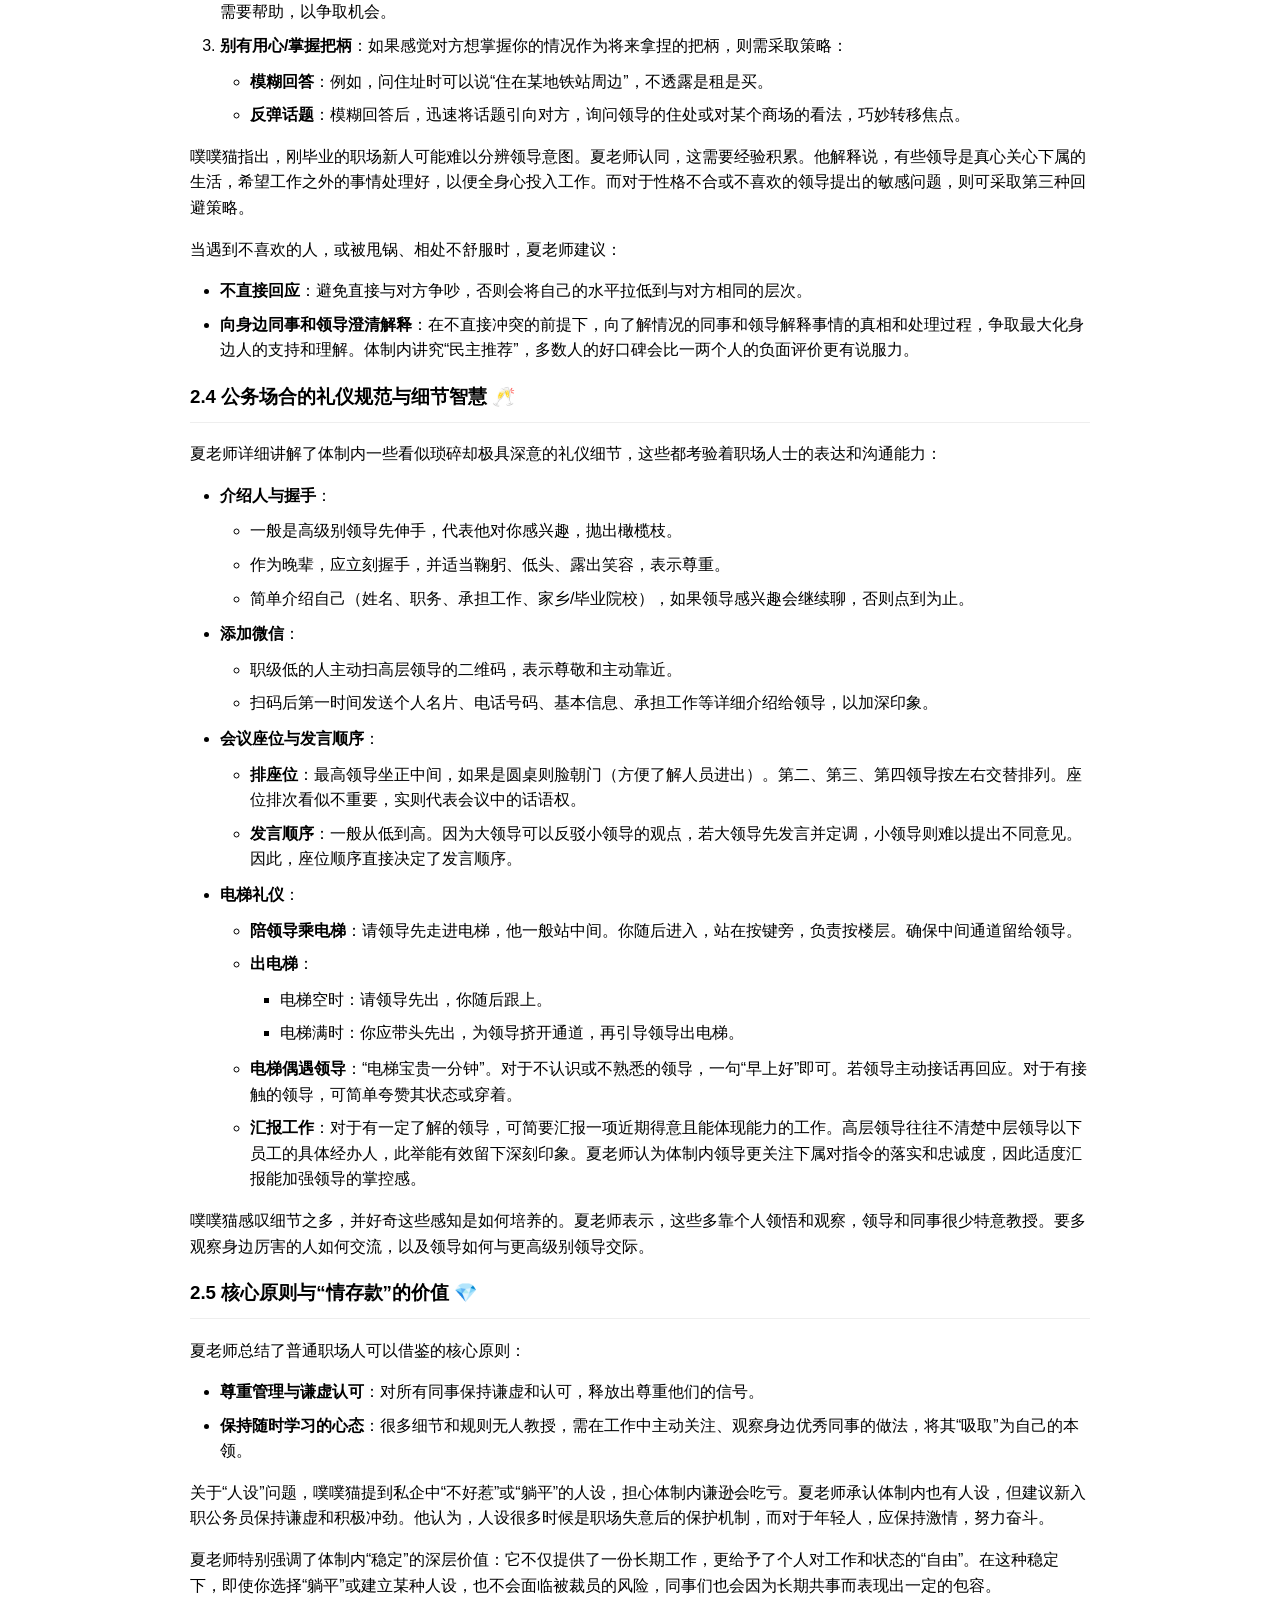
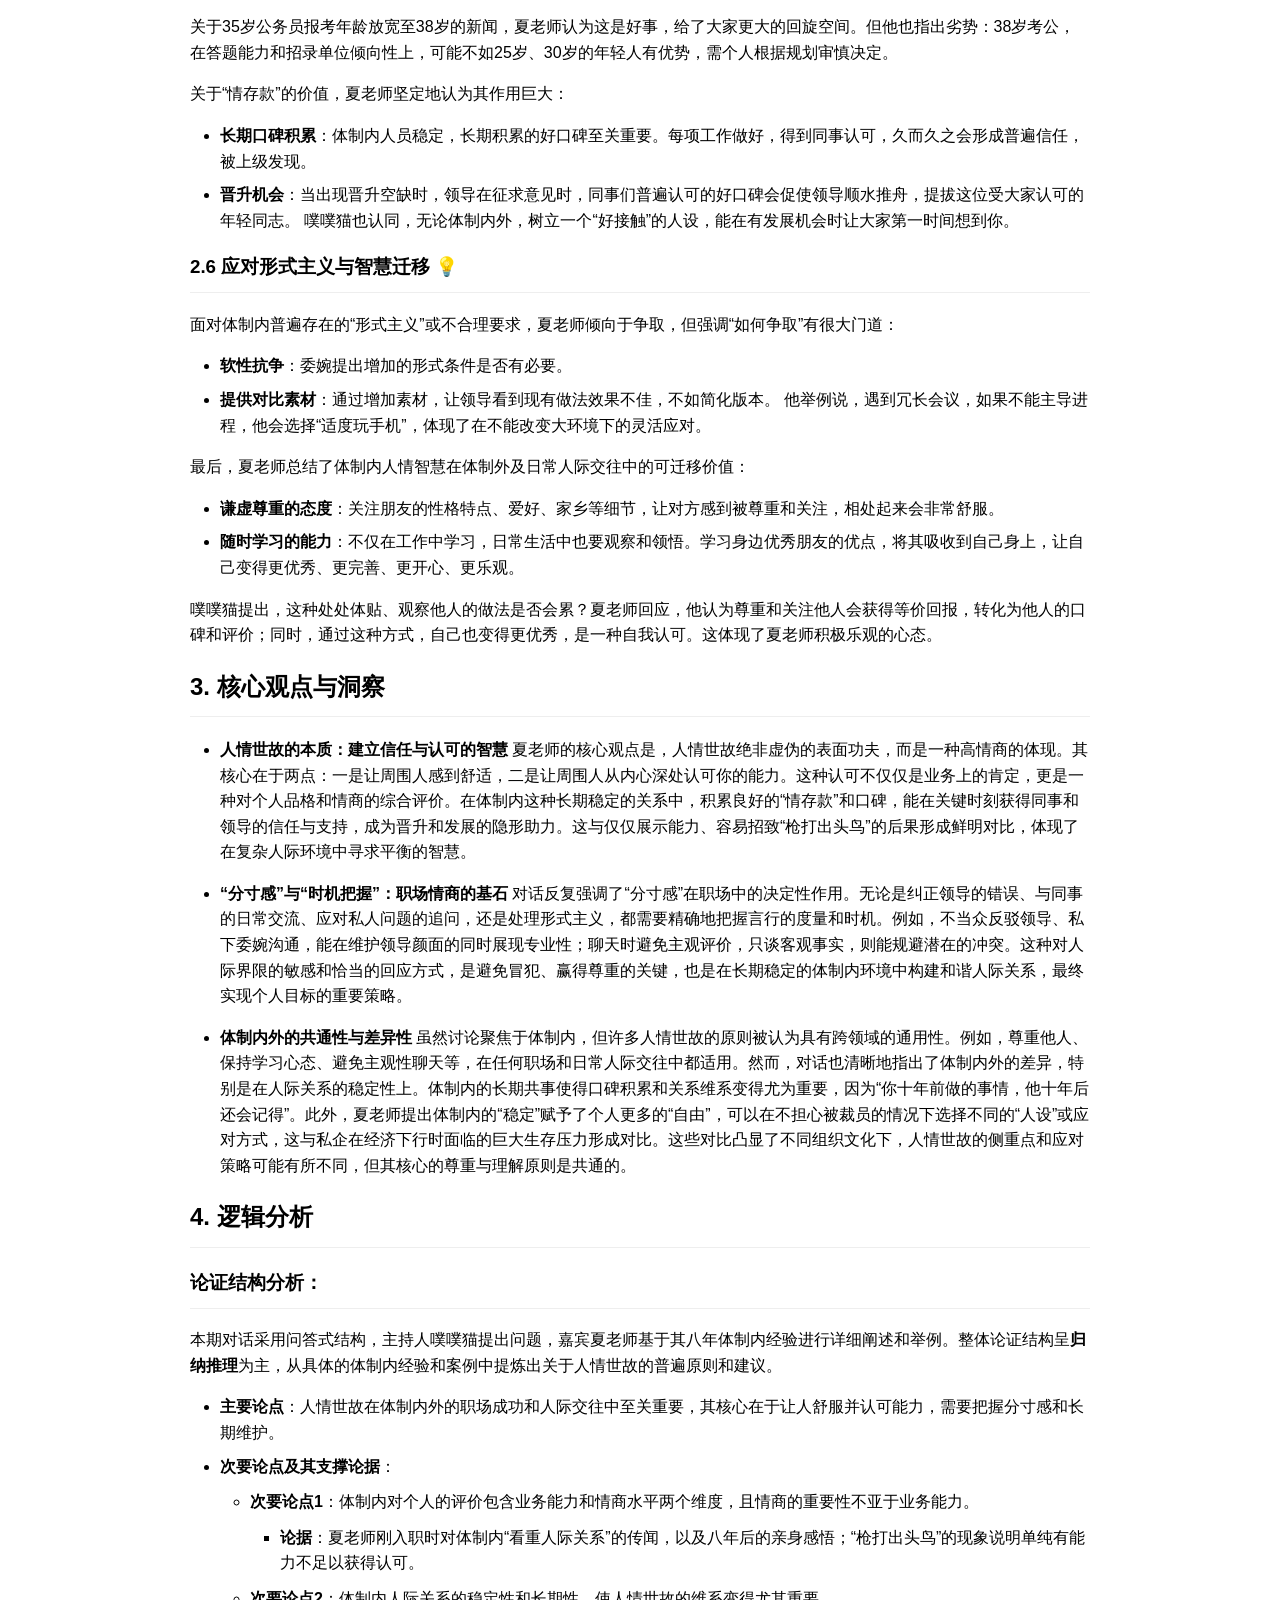
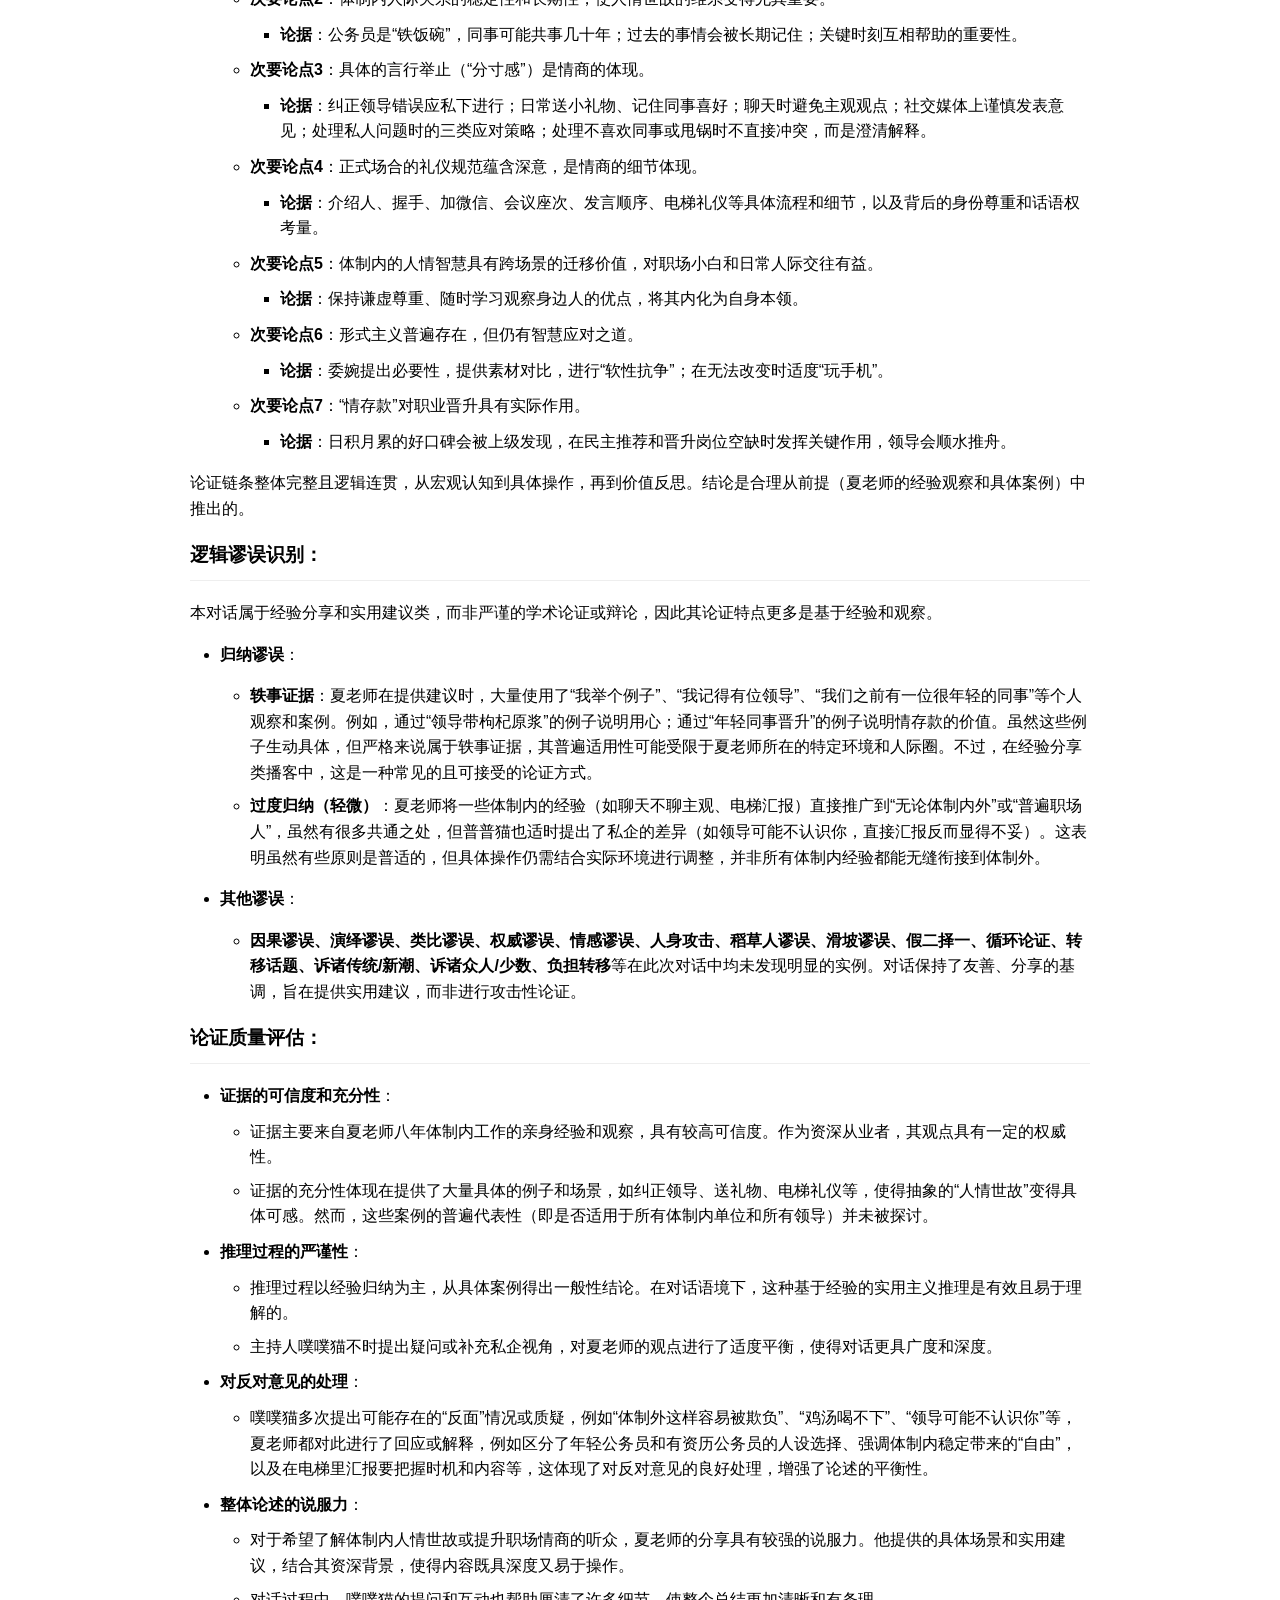
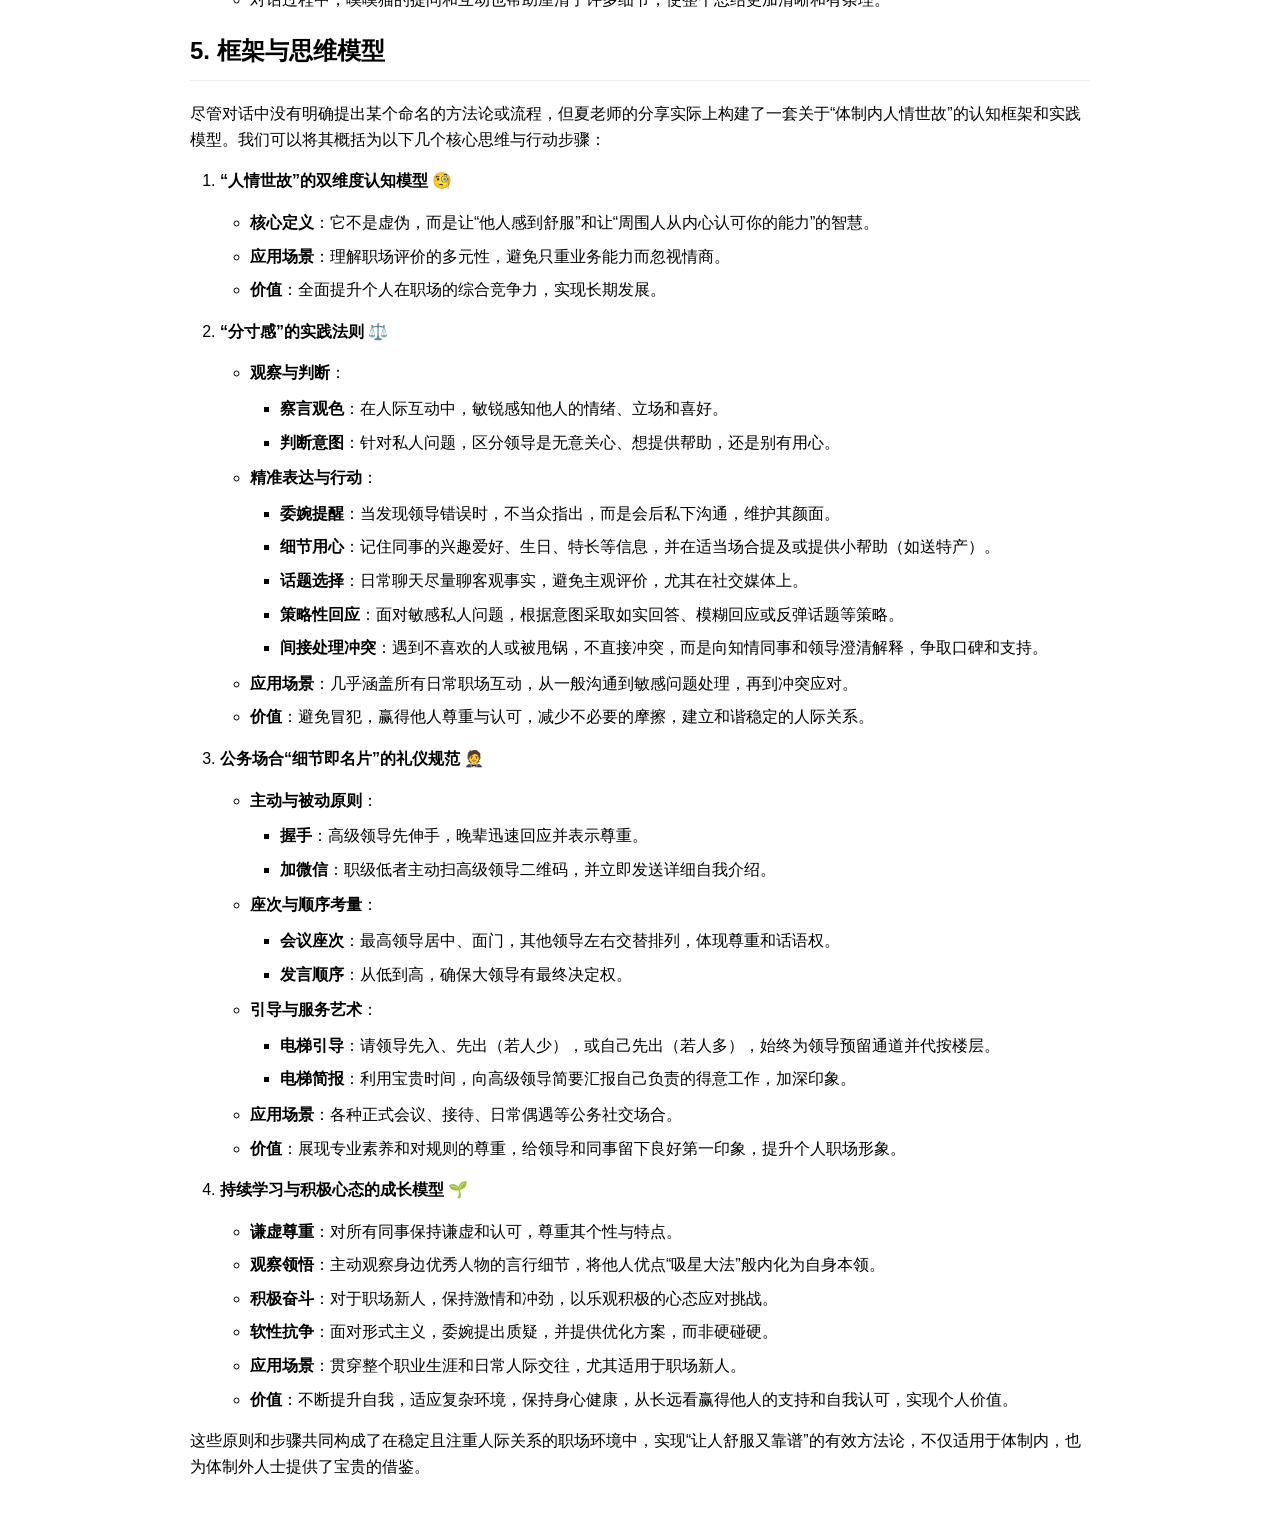
<file: tests/manual/llm_summary_test_output.html>
<!DOCTYPE html>
<html>
<head>
    <meta charset="UTF-8">
    <title>LLM Summary Test Output</title>
    <style>
        body {
            font-family: -apple-system, BlinkMacSystemFont, "Segoe UI", Helvetica, Arial, sans-serif;
            line-height: 1.6;
            max-width: 900px;
            margin: 40px auto;
            padding: 0 20px;
        }
        h2, h3 { border-bottom: 1px solid #eee; padding-bottom: 10px; }
        ul, ol { margin: 10px 0; padding-left: 30px; }
        li { margin: 8px 0; }
        code { background: #f6f8fa; padding: 2px 6px; border-radius: 3px; }
        pre { background: #f6f8fa; padding: 16px; border-radius: 6px; overflow-x: auto; }
    </style>
</head>
<body>
<p>以下是对视频《不止体制内！人情里的分寸感，能帮你少走3年弯路 E133》的详细总结。</p>
<h2 id="1-overview">1. 概述（Overview）</h2>
<p>本期《身边人》节目邀请到在体制内拥有近八年经验的夏老师返场，与主播噗噗猫共同深入探讨职场中“人情世故”的本质与实践。对话从体制内独特的人际关系稳定性出发，围绕如何在复杂的工作环境中把握分寸感、提升情商，以及应对各种社交挑战展开。夏老师分享了其从职场新人到资深人士对人情世故认知的颠覆与成长，并提供了诸多关于职场沟通、礼仪规范和冲突处理的实用建议。核心结论强调，真正的人情世故并非虚伪的表面功夫，而是让自己“舒服又靠谱”，同时让别人认可的智慧，其原则和经验在体制内外均具广泛的借鉴价值，能帮助职场人士减少弯路，实现个人成长和职业发展。</p>
<h2 id="2">2. 主题详述</h2>
<h3 id="21">2.1 对“人情世故”的初识与认知颠覆 🎓</h3>
<p>夏老师回顾刚入职体制内时，对人情世故的理解与大多数毕业生相似，充满了“深水区”、“浅水区不明”的传闻，认为体制内特别看重人际关系和领导赏识，对自己的能力能否适应这种环境感到忐忑。他指出，体制内对个人的评价维度与大学时期仅看考试成绩截然不同，它包含两个方面：</p>
<ul>
<li><strong>个人业务水平</strong>：涵盖写材料、向领导汇报、与同事及各部门沟通协调等实际工作能力。</li>
<li><strong>情商水平</strong>：即大家常说的人情世故。</li>
</ul>
<p>夏老师总结，八年体制内经历让他对人情世故有了更深刻的理解，可以用两句话概括：</p>
<ul>
<li>“让他人感到很舒服”：这是情商的基础，意味着懂得换位思考，营造和谐的相处氛围。</li>
<li>“让周围人从内心认可你的能力”：这比单纯展现能力更难。在体制内“枪打出头鸟”的环境下，如何在表现能力的同时，不引发他人嫉妒或背后非议，是情商的更高境界，考验的是个人的“分寸感”和“时机把握”。例如，当众指出领导错误会让旁人觉得你专业，但可能让领导难堪，更好的做法是会后私下委婉提醒，既展现了专业性，又维护了领导颜面，反而能获得更深层的认可。</li>
</ul>
<p>噗噗猫补充道，这听起来确实需要很强的察言观色能力。夏老师进一步举例，一些工作做得好的同事，每次旅游或回老家都会给大家带小礼物、家乡特产，甚至记住同事的喜好（如领导专门给喜欢枸杞的同事带枸杞原浆），这些细节都体现了用心和对同事的重视。他强调，记住领导、同事、下级的兴趣爱好、生日、特长、家乡等信息，在日常聊天中适时提及，能让对方感到被懂得和重视，对个人形象是极大的加分项。</p>
<h3 id="22">2.2 体制内人际关系的稳定性及其影响 🤝</h3>
<p>噗噗猫提到私企同事关系不稳定，跳槽频繁，而体制内同事关系则非常稳定，可能一辈子都坐在你前排。夏老师对此表示认同，并指出这是体制内人情世故尤其重要的原因。</p>
<ul>
<li><strong>长期共事</strong>：公务员的“铁饭碗”性质意味着同事间可能从20多岁一直共事到60岁退休。这种长期的关系使得“你十年前做的什么事情，他十年后还会记得”。</li>
<li><strong>维系关系的重要性</strong>：长期稳定的环境要求同事间特别注重维系关系，在关键时刻互相理解、支持，甚至“踢你一把”（指在合适时机提供帮助）。这种关系的积累对职业发展至关重要。</li>
</ul>
<p>在稳定关系下，日常相处中的“分寸感”显得尤为关键。夏老师分享了同事间聊天的话题雷区与安全区：</p>
<ul>
<li><strong>安全区</strong>：尽量聊客观事实，如“某个明星开了什么演唱会”、“最近有什么电影上映了”等。</li>
<li><strong>雷区</strong>：避免聊主观观点或个人喜好，如“这个明星长得好帅或很丑”、“这部电影哪个地方不喜欢”。因为你无法确定对方是否持有相同的观点，直接表达可能造成冒犯。</li>
<li><strong>社交媒体</strong>：公务员很少在朋友圈发表特别观点性的文字，甚至发朋友圈会屏蔽同事，因为担心引发争议或尴尬。小红书等匿名平台则成为他们分享生活、工作经验的出口。</li>
</ul>
<p>噗噗猫对此深有同感，指出在私企和朋友之间也应避免绝对观点，并分享了因明星喜好引发朋友退群的经历。夏老师的例子也印证了在体制内，这种对潜在冲突的规避更为普遍和谨慎。</p>
<h3 id="23">2.3 应对私人问题与棘手关系 🛡️</h3>
<p>面对同事或领导追问私人情况（如家庭、兴趣爱好），夏老师提出了“话术盾牌”的策略，并根据领导的意图分为三种情况：</p>
<ol>
<li><strong>无意关心/好意</strong>：如果判断领导是出于礼貌或无意关心，可以如实回答，因为领导可能很快就会忘记，隐瞒反而会显得刻意。</li>
<li><strong>想帮你但不确定</strong>：领导可能想提供帮助（如介绍对象、推荐公租房），但需要先了解情况。此时可以如实交代，并暗示确实需要帮助，以争取机会。</li>
<li><strong>别有用心/掌握把柄</strong>：如果感觉对方想掌握你的情况作为将来拿捏的把柄，则需采取策略：<ul>
<li><strong>模糊回答</strong>：例如，问住址时可以说“住在某地铁站周边”，不透露是租是买。</li>
<li><strong>反弹话题</strong>：模糊回答后，迅速将话题引向对方，询问领导的住处或对某个商场的看法，巧妙转移焦点。</li>
</ul>
</li>
</ol>
<p>噗噗猫指出，刚毕业的职场新人可能难以分辨领导意图。夏老师认同，这需要经验积累。他解释说，有些领导是真心关心下属的生活，希望工作之外的事情处理好，以便全身心投入工作。而对于性格不合或不喜欢的领导提出的敏感问题，则可采取第三种回避策略。</p>
<p>当遇到不喜欢的人，或被甩锅、相处不舒服时，夏老师建议：</p>
<ul>
<li><strong>不直接回应</strong>：避免直接与对方争吵，否则会将自己的水平拉低到与对方相同的层次。</li>
<li><strong>向身边同事和领导澄清解释</strong>：在不直接冲突的前提下，向了解情况的同事和领导解释事情的真相和处理过程，争取最大化身边人的支持和理解。体制内讲究“民主推荐”，多数人的好口碑会比一两个人的负面评价更有说服力。</li>
</ul>
<h3 id="24">2.4 公务场合的礼仪规范与细节智慧 🥂</h3>
<p>夏老师详细讲解了体制内一些看似琐碎却极具深意的礼仪细节，这些都考验着职场人士的表达和沟通能力：</p>
<ul>
<li><strong>介绍人与握手</strong>：<ul>
<li>一般是高级别领导先伸手，代表他对你感兴趣，抛出橄榄枝。</li>
<li>作为晚辈，应立刻握手，并适当鞠躬、低头、露出笑容，表示尊重。</li>
<li>简单介绍自己（姓名、职务、承担工作、家乡/毕业院校），如果领导感兴趣会继续聊，否则点到为止。</li>
</ul>
</li>
<li><strong>添加微信</strong>：<ul>
<li>职级低的人主动扫高层领导的二维码，表示尊敬和主动靠近。</li>
<li>扫码后第一时间发送个人名片、电话号码、基本信息、承担工作等详细介绍给领导，以加深印象。</li>
</ul>
</li>
<li><strong>会议座位与发言顺序</strong>：<ul>
<li><strong>排座位</strong>：最高领导坐正中间，如果是圆桌则脸朝门（方便了解人员进出）。第二、第三、第四领导按左右交替排列。座位排次看似不重要，实则代表会议中的话语权。</li>
<li><strong>发言顺序</strong>：一般从低到高。因为大领导可以反驳小领导的观点，若大领导先发言并定调，小领导则难以提出不同意见。因此，座位顺序直接决定了发言顺序。</li>
</ul>
</li>
<li><strong>电梯礼仪</strong>：<ul>
<li><strong>陪领导乘电梯</strong>：请领导先走进电梯，他一般站中间。你随后进入，站在按键旁，负责按楼层。确保中间通道留给领导。</li>
<li><strong>出电梯</strong>：<ul>
<li>电梯空时：请领导先出，你随后跟上。</li>
<li>电梯满时：你应带头先出，为领导挤开通道，再引导领导出电梯。</li>
</ul>
</li>
<li><strong>电梯偶遇领导</strong>：“电梯宝贵一分钟”。对于不认识或不熟悉的领导，一句“早上好”即可。若领导主动接话再回应。对于有接触的领导，可简单夸赞其状态或穿着。</li>
<li><strong>汇报工作</strong>：对于有一定了解的领导，可简要汇报一项近期得意且能体现能力的工作。高层领导往往不清楚中层领导以下员工的具体经办人，此举能有效留下深刻印象。夏老师认为体制内领导更关注下属对指令的落实和忠诚度，因此适度汇报能加强领导的掌控感。</li>
</ul>
</li>
</ul>
<p>噗噗猫感叹细节之多，并好奇这些感知是如何培养的。夏老师表示，这些多靠个人领悟和观察，领导和同事很少特意教授。要多观察身边厉害的人如何交流，以及领导如何与更高级别领导交际。</p>
<h3 id="25">2.5 核心原则与“情存款”的价值 💎</h3>
<p>夏老师总结了普通职场人可以借鉴的核心原则：</p>
<ul>
<li><strong>尊重管理与谦虚认可</strong>：对所有同事保持谦虚和认可，释放出尊重他们的信号。</li>
<li><strong>保持随时学习的心态</strong>：很多细节和规则无人教授，需在工作中主动关注、观察身边优秀同事的做法，将其“吸取”为自己的本领。</li>
</ul>
<p>关于“人设”问题，噗噗猫提到私企中“不好惹”或“躺平”的人设，担心体制内谦逊会吃亏。夏老师承认体制内也有人设，但建议新入职公务员保持谦虚和积极冲劲。他认为，人设很多时候是职场失意后的保护机制，而对于年轻人，应保持激情，努力奋斗。</p>
<p>夏老师特别强调了体制内“稳定”的深层价值：它不仅提供了一份长期工作，更给予了个人对工作和状态的“自由”。在这种稳定下，即使你选择“躺平”或建立某种人设，也不会面临被裁员的风险，同事们也会因为长期共事而表现出一定的包容。</p>
<p>关于35岁公务员报考年龄放宽至38岁的新闻，夏老师认为这是好事，给了大家更大的回旋空间。但他也指出劣势：38岁考公，在答题能力和招录单位倾向性上，可能不如25岁、30岁的年轻人有优势，需个人根据规划审慎决定。</p>
<p>关于“情存款”的价值，夏老师坚定地认为其作用巨大：</p>
<ul>
<li><strong>长期口碑积累</strong>：体制内人员稳定，长期积累的好口碑至关重要。每项工作做好，得到同事认可，久而久之会形成普遍信任，被上级发现。</li>
<li><strong>晋升机会</strong>：当出现晋升空缺时，领导在征求意见时，同事们普遍认可的好口碑会促使领导顺水推舟，提拔这位受大家认可的年轻同志。
噗噗猫也认同，无论体制内外，树立一个“好接触”的人设，能在有发展机会时让大家第一时间想到你。</li>
</ul>
<h3 id="26">2.6 应对形式主义与智慧迁移 💡</h3>
<p>面对体制内普遍存在的“形式主义”或不合理要求，夏老师倾向于争取，但强调“如何争取”有很大门道：</p>
<ul>
<li><strong>软性抗争</strong>：委婉提出增加的形式条件是否有必要。</li>
<li><strong>提供对比素材</strong>：通过增加素材，让领导看到现有做法效果不佳，不如简化版本。
他举例说，遇到冗长会议，如果不能主导进程，他会选择“适度玩手机”，体现了在不能改变大环境下的灵活应对。</li>
</ul>
<p>最后，夏老师总结了体制内人情智慧在体制外及日常人际交往中的可迁移价值：</p>
<ul>
<li><strong>谦虚尊重的态度</strong>：关注朋友的性格特点、爱好、家乡等细节，让对方感到被尊重和关注，相处起来会非常舒服。</li>
<li><strong>随时学习的能力</strong>：不仅在工作中学习，日常生活中也要观察和领悟。学习身边优秀朋友的优点，将其吸收到自己身上，让自己变得更优秀、更完善、更开心、更乐观。</li>
</ul>
<p>噗噗猫提出，这种处处体贴、观察他人的做法是否会累？夏老师回应，他认为尊重和关注他人会获得等价回报，转化为他人的口碑和评价；同时，通过这种方式，自己也变得更优秀，是一种自我认可。这体现了夏老师积极乐观的心态。</p>
<h2 id="3">3. 核心观点与洞察</h2>
<ul>
<li>
<p><strong>人情世故的本质：建立信任与认可的智慧</strong>
    夏老师的核心观点是，人情世故绝非虚伪的表面功夫，而是一种高情商的体现。其核心在于两点：一是让周围人感到舒适，二是让周围人从内心深处认可你的能力。这种认可不仅仅是业务上的肯定，更是一种对个人品格和情商的综合评价。在体制内这种长期稳定的关系中，积累良好的“情存款”和口碑，能在关键时刻获得同事和领导的信任与支持，成为晋升和发展的隐形助力。这与仅仅展示能力、容易招致“枪打出头鸟”的后果形成鲜明对比，体现了在复杂人际环境中寻求平衡的智慧。</p>
</li>
<li>
<p><strong>“分寸感”与“时机把握”：职场情商的基石</strong>
    对话反复强调了“分寸感”在职场中的决定性作用。无论是纠正领导的错误、与同事的日常交流、应对私人问题的追问，还是处理形式主义，都需要精确地把握言行的度量和时机。例如，不当众反驳领导、私下委婉沟通，能在维护领导颜面的同时展现专业性；聊天时避免主观评价，只谈客观事实，则能规避潜在的冲突。这种对人际界限的敏感和恰当的回应方式，是避免冒犯、赢得尊重的关键，也是在长期稳定的体制内环境中构建和谐人际关系，最终实现个人目标的重要策略。</p>
</li>
<li>
<p><strong>体制内外的共通性与差异性</strong>
    虽然讨论聚焦于体制内，但许多人情世故的原则被认为具有跨领域的通用性。例如，尊重他人、保持学习心态、避免主观性聊天等，在任何职场和日常人际交往中都适用。然而，对话也清晰地指出了体制内外的差异，特别是在人际关系的稳定性上。体制内的长期共事使得口碑积累和关系维系变得尤为重要，因为“你十年前做的事情，他十年后还会记得”。此外，夏老师提出体制内的“稳定”赋予了个人更多的“自由”，可以在不担心被裁员的情况下选择不同的“人设”或应对方式，这与私企在经济下行时面临的巨大生存压力形成对比。这些对比凸显了不同组织文化下，人情世故的侧重点和应对策略可能有所不同，但其核心的尊重与理解原则是共通的。</p>
</li>
</ul>
<h2 id="4">4. 逻辑分析</h2>
<h3 id="_1">论证结构分析：</h3>
<p>本期对话采用问答式结构，主持人噗噗猫提出问题，嘉宾夏老师基于其八年体制内经验进行详细阐述和举例。整体论证结构呈<strong>归纳推理</strong>为主，从具体的体制内经验和案例中提炼出关于人情世故的普遍原则和建议。</p>
<ul>
<li><strong>主要论点</strong>：人情世故在体制内外的职场成功和人际交往中至关重要，其核心在于让人舒服并认可能力，需要把握分寸感和长期维护。</li>
<li><strong>次要论点及其支撑论据</strong>：<ul>
<li><strong>次要论点1</strong>：体制内对个人的评价包含业务能力和情商水平两个维度，且情商的重要性不亚于业务能力。<ul>
<li><strong>论据</strong>：夏老师刚入职时对体制内“看重人际关系”的传闻，以及八年后的亲身感悟；“枪打出头鸟”的现象说明单纯有能力不足以获得认可。</li>
</ul>
</li>
<li><strong>次要论点2</strong>：体制内人际关系的稳定性和长期性，使人情世故的维系变得尤其重要。<ul>
<li><strong>论据</strong>：公务员是“铁饭碗”，同事可能共事几十年；过去的事情会被长期记住；关键时刻互相帮助的重要性。</li>
</ul>
</li>
<li><strong>次要论点3</strong>：具体的言行举止（“分寸感”）是情商的体现。<ul>
<li><strong>论据</strong>：纠正领导错误应私下进行；日常送小礼物、记住同事喜好；聊天时避免主观观点；社交媒体上谨慎发表意见；处理私人问题时的三类应对策略；处理不喜欢同事或甩锅时不直接冲突，而是澄清解释。</li>
</ul>
</li>
<li><strong>次要论点4</strong>：正式场合的礼仪规范蕴含深意，是情商的细节体现。<ul>
<li><strong>论据</strong>：介绍人、握手、加微信、会议座次、发言顺序、电梯礼仪等具体流程和细节，以及背后的身份尊重和话语权考量。</li>
</ul>
</li>
<li><strong>次要论点5</strong>：体制内的人情智慧具有跨场景的迁移价值，对职场小白和日常人际交往有益。<ul>
<li><strong>论据</strong>：保持谦虚尊重、随时学习观察身边人的优点，将其内化为自身本领。</li>
</ul>
</li>
<li><strong>次要论点6</strong>：形式主义普遍存在，但仍有智慧应对之道。<ul>
<li><strong>论据</strong>：委婉提出必要性，提供素材对比，进行“软性抗争”；在无法改变时适度“玩手机”。</li>
</ul>
</li>
<li><strong>次要论点7</strong>：“情存款”对职业晋升具有实际作用。<ul>
<li><strong>论据</strong>：日积月累的好口碑会被上级发现，在民主推荐和晋升岗位空缺时发挥关键作用，领导会顺水推舟。</li>
</ul>
</li>
</ul>
</li>
</ul>
<p>论证链条整体完整且逻辑连贯，从宏观认知到具体操作，再到价值反思。结论是合理从前提（夏老师的经验观察和具体案例）中推出的。</p>
<h3 id="_2">逻辑谬误识别：</h3>
<p>本对话属于经验分享和实用建议类，而非严谨的学术论证或辩论，因此其论证特点更多是基于经验和观察。</p>
<ul>
<li>
<p><strong>归纳谬误</strong>：</p>
<ul>
<li><strong>轶事证据</strong>：夏老师在提供建议时，大量使用了“我举个例子”、“我记得有位领导”、“我们之前有一位很年轻的同事”等个人观察和案例。例如，通过“领导带枸杞原浆”的例子说明用心；通过“年轻同事晋升”的例子说明情存款的价值。虽然这些例子生动具体，但严格来说属于轶事证据，其普遍适用性可能受限于夏老师所在的特定环境和人际圈。不过，在经验分享类播客中，这是一种常见的且可接受的论证方式。</li>
<li><strong>过度归纳（轻微）</strong>：夏老师将一些体制内的经验（如聊天不聊主观、电梯汇报）直接推广到“无论体制内外”或“普遍职场人”，虽然有很多共通之处，但普普猫也适时提出了私企的差异（如领导可能不认识你，直接汇报反而显得不妥）。这表明虽然有些原则是普适的，但具体操作仍需结合实际环境进行调整，并非所有体制内经验都能无缝衔接到体制外。</li>
</ul>
</li>
<li>
<p><strong>其他谬误</strong>：</p>
<ul>
<li><strong>因果谬误、演绎谬误、类比谬误、权威谬误、情感谬误、人身攻击、稻草人谬误、滑坡谬误、假二择一、循环论证、转移话题、诉诸传统/新潮、诉诸众人/少数、负担转移</strong>等在此次对话中均未发现明显的实例。对话保持了友善、分享的基调，旨在提供实用建议，而非进行攻击性论证。</li>
</ul>
</li>
</ul>
<h3 id="_3">论证质量评估：</h3>
<ul>
<li><strong>证据的可信度和充分性</strong>：<ul>
<li>证据主要来自夏老师八年体制内工作的亲身经验和观察，具有较高可信度。作为资深从业者，其观点具有一定的权威性。</li>
<li>证据的充分性体现在提供了大量具体的例子和场景，如纠正领导、送礼物、电梯礼仪等，使得抽象的“人情世故”变得具体可感。然而，这些案例的普遍代表性（即是否适用于所有体制内单位和所有领导）并未被探讨。</li>
</ul>
</li>
<li><strong>推理过程的严谨性</strong>：<ul>
<li>推理过程以经验归纳为主，从具体案例得出一般性结论。在对话语境下，这种基于经验的实用主义推理是有效且易于理解的。</li>
<li>主持人噗噗猫不时提出疑问或补充私企视角，对夏老师的观点进行了适度平衡，使得对话更具广度和深度。</li>
</ul>
</li>
<li><strong>对反对意见的处理</strong>：<ul>
<li>噗噗猫多次提出可能存在的“反面”情况或质疑，例如“体制外这样容易被欺负”、“鸡汤喝不下”、“领导可能不认识你”等，夏老师都对此进行了回应或解释，例如区分了年轻公务员和有资历公务员的人设选择、强调体制内稳定带来的“自由”，以及在电梯里汇报要把握时机和内容等，这体现了对反对意见的良好处理，增强了论述的平衡性。</li>
</ul>
</li>
<li><strong>整体论述的说服力</strong>：<ul>
<li>对于希望了解体制内人情世故或提升职场情商的听众，夏老师的分享具有较强的说服力。他提供的具体场景和实用建议，结合其资深背景，使得内容既具深度又易于操作。</li>
<li>对话过程中，噗噗猫的提问和互动也帮助厘清了许多细节，使整个总结更加清晰和有条理。</li>
</ul>
</li>
</ul>
<h2 id="5">5. 框架与思维模型</h2>
<p>尽管对话中没有明确提出某个命名的方法论或流程，但夏老师的分享实际上构建了一套关于“体制内人情世故”的认知框架和实践模型。我们可以将其概括为以下几个核心思维与行动步骤：</p>
<ol>
<li>
<p><strong>“人情世故”的双维度认知模型</strong> 🧐</p>
<ul>
<li><strong>核心定义</strong>：它不是虚伪，而是让“他人感到舒服”和让“周围人从内心认可你的能力”的智慧。</li>
<li><strong>应用场景</strong>：理解职场评价的多元性，避免只重业务能力而忽视情商。</li>
<li><strong>价值</strong>：全面提升个人在职场的综合竞争力，实现长期发展。</li>
</ul>
</li>
<li>
<p><strong>“分寸感”的实践法则</strong> ⚖️</p>
<ul>
<li><strong>观察与判断</strong>：<ul>
<li><strong>察言观色</strong>：在人际互动中，敏锐感知他人的情绪、立场和喜好。</li>
<li><strong>判断意图</strong>：针对私人问题，区分领导是无意关心、想提供帮助，还是别有用心。</li>
</ul>
</li>
<li><strong>精准表达与行动</strong>：<ul>
<li><strong>委婉提醒</strong>：当发现领导错误时，不当众指出，而是会后私下沟通，维护其颜面。</li>
<li><strong>细节用心</strong>：记住同事的兴趣爱好、生日、特长等信息，并在适当场合提及或提供小帮助（如送特产）。</li>
<li><strong>话题选择</strong>：日常聊天尽量聊客观事实，避免主观评价，尤其在社交媒体上。</li>
<li><strong>策略性回应</strong>：面对敏感私人问题，根据意图采取如实回答、模糊回应或反弹话题等策略。</li>
<li><strong>间接处理冲突</strong>：遇到不喜欢的人或被甩锅，不直接冲突，而是向知情同事和领导澄清解释，争取口碑和支持。</li>
</ul>
</li>
<li><strong>应用场景</strong>：几乎涵盖所有日常职场互动，从一般沟通到敏感问题处理，再到冲突应对。</li>
<li><strong>价值</strong>：避免冒犯，赢得他人尊重与认可，减少不必要的摩擦，建立和谐稳定的人际关系。</li>
</ul>
</li>
<li>
<p><strong>公务场合“细节即名片”的礼仪规范</strong> 🤵</p>
<ul>
<li><strong>主动与被动原则</strong>：<ul>
<li><strong>握手</strong>：高级领导先伸手，晚辈迅速回应并表示尊重。</li>
<li><strong>加微信</strong>：职级低者主动扫高级领导二维码，并立即发送详细自我介绍。</li>
</ul>
</li>
<li><strong>座次与顺序考量</strong>：<ul>
<li><strong>会议座次</strong>：最高领导居中、面门，其他领导左右交替排列，体现尊重和话语权。</li>
<li><strong>发言顺序</strong>：从低到高，确保大领导有最终决定权。</li>
</ul>
</li>
<li><strong>引导与服务艺术</strong>：<ul>
<li><strong>电梯引导</strong>：请领导先入、先出（若人少），或自己先出（若人多），始终为领导预留通道并代按楼层。</li>
<li><strong>电梯简报</strong>：利用宝贵时间，向高级领导简要汇报自己负责的得意工作，加深印象。</li>
</ul>
</li>
<li><strong>应用场景</strong>：各种正式会议、接待、日常偶遇等公务社交场合。</li>
<li><strong>价值</strong>：展现专业素养和对规则的尊重，给领导和同事留下良好第一印象，提升个人职场形象。</li>
</ul>
</li>
<li>
<p><strong>持续学习与积极心态的成长模型</strong> 🌱</p>
<ul>
<li><strong>谦虚尊重</strong>：对所有同事保持谦虚和认可，尊重其个性与特点。</li>
<li><strong>观察领悟</strong>：主动观察身边优秀人物的言行细节，将他人优点“吸星大法”般内化为自身本领。</li>
<li><strong>积极奋斗</strong>：对于职场新人，保持激情和冲劲，以乐观积极的心态应对挑战。</li>
<li><strong>软性抗争</strong>：面对形式主义，委婉提出质疑，并提供优化方案，而非硬碰硬。</li>
<li><strong>应用场景</strong>：贯穿整个职业生涯和日常人际交往，尤其适用于职场新人。</li>
<li><strong>价值</strong>：不断提升自我，适应复杂环境，保持身心健康，从长远看赢得他人的支持和自我认可，实现个人价值。</li>
</ul>
</li>
</ol>
<p>这些原则和步骤共同构成了在稳定且注重人际关系的职场环境中，实现“让人舒服又靠谱”的有效方法论，不仅适用于体制内，也为体制外人士提供了宝贵的借鉴。</p>
</body>
</html>
</file>
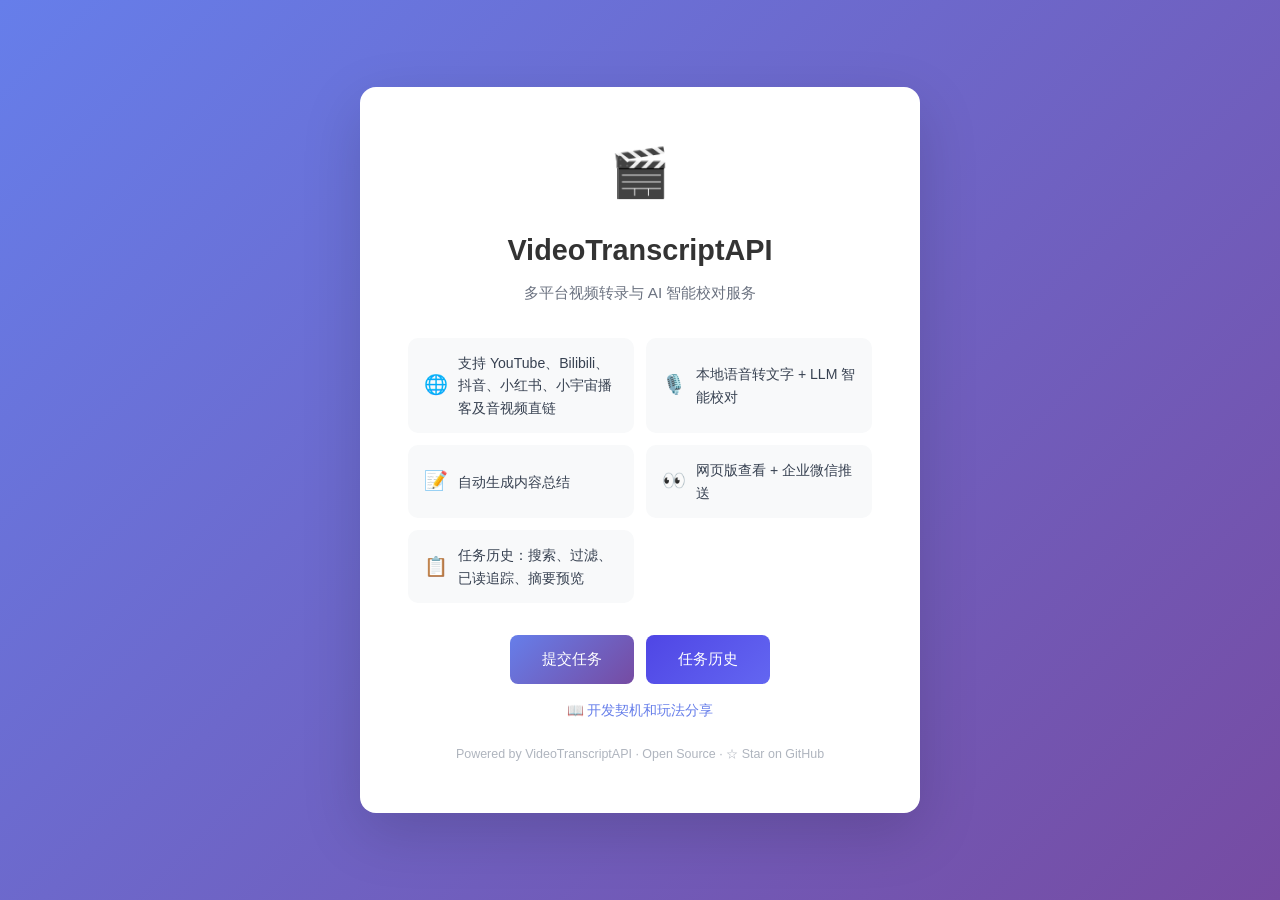
<file: tests/unit/i18n_web/fixtures/baselines/home.html>
<!DOCTYPE html>
<html lang="zh-CN">
<head>
    <meta charset="utf-8">
    <meta name="viewport" content="width=device-width, initial-scale=1.0">
    <title>VideoTranscriptAPI</title>
    <meta name="description" content="Multi-platform video transcription with AI-powered proofreading and summarization. Supports YouTube, Bilibili, Douyin, Xiaohongshu and more.">
    <meta name="theme-color" content="#667eea">
    <style>
        * { margin: 0; padding: 0; box-sizing: border-box; }
        body {
            font-family: -apple-system, BlinkMacSystemFont, "Segoe UI", "Noto Sans CJK SC", "Microsoft YaHei", sans-serif;
            line-height: 1.6;
            color: #333;
            min-height: 100vh;
            display: flex;
            align-items: center;
            justify-content: center;
            background: linear-gradient(135deg, #667eea 0%, #764ba2 100%);
            padding: 20px;
        }
        .card {
            background: #fff;
            border-radius: 16px;
            box-shadow: 0 20px 60px rgba(0,0,0,0.15);
            padding: 48px;
            max-width: 560px;
            width: 100%;
            text-align: center;
        }
        .logo { font-size: 3rem; margin-bottom: 16px; }
        h1 { font-size: 1.8rem; margin-bottom: 8px; font-weight: 700; }
        .subtitle { color: #6b7280; margin-bottom: 32px; font-size: 0.95rem; }
        .features {
            display: grid;
            grid-template-columns: 1fr 1fr;
            gap: 12px;
            margin-bottom: 32px;
            text-align: left;
        }
        .feature {
            background: #f8f9fa;
            border-radius: 10px;
            padding: 14px 16px;
            font-size: 0.88rem;
            color: #374151;
            display: flex;
            align-items: center;
            gap: 10px;
        }
        .feature-icon { font-size: 1.2rem; flex-shrink: 0; }
        .cta {
            display: inline-block;
            background: linear-gradient(135deg, #667eea 0%, #764ba2 100%);
            color: #fff;
            text-decoration: none;
            padding: 12px 32px;
            border-radius: 8px;
            font-size: 0.95rem;
            font-weight: 500;
            transition: opacity 0.2s, transform 0.2s;
        }
        .cta:hover { opacity: 0.9; transform: translateY(-1px); }
        .footer {
            margin-top: 24px;
            font-size: 0.78rem;
            color: #9ca3af;
            opacity: 0.8;
        }
        .footer a { color: #9ca3af; text-decoration: none; }
        .footer a:hover { text-decoration: underline; }
        @media (max-width: 480px) {
            .card { padding: 32px 24px; }
            .features { grid-template-columns: 1fr; }
            h1 { font-size: 1.5rem; }
        }
    </style>
</head>
<body>
    <div class="card">
        <div class="logo">🎬</div>
        <h1>VideoTranscriptAPI</h1>
        <p class="subtitle">多平台视频转录与 AI 智能校对服务</p>
        <div class="features">
            <div class="feature"><span class="feature-icon">🌐</span>支持 YouTube、Bilibili、抖音、小红书、小宇宙播客及音视频直链</div>
            <div class="feature"><span class="feature-icon">🎙️</span>本地语音转文字 + LLM 智能校对</div>
            <div class="feature"><span class="feature-icon">📝</span>自动生成内容总结</div>
            <div class="feature"><span class="feature-icon">👀</span>网页版查看 + 企业微信推送</div>
            <div class="feature"><span class="feature-icon">📋</span>任务历史：搜索、过滤、已读追踪、摘要预览</div>
        </div>
        <div style="display: flex; gap: 12px; justify-content: center; flex-wrap: wrap;">
            <a class="cta" href="/add_task_by_web">提交任务</a>
            <a class="cta" href="/static/history.html" style="background: linear-gradient(135deg, #4f46e5 0%, #6366f1 100%);">任务历史</a>
        </div>
        <p style="margin-top: 16px; font-size: 0.85rem;">
            <a href="https://mp.weixin.qq.com/s/w8VnWJcUp5VkD5J-fYCUrg" target="_blank" rel="noopener" style="color: #667eea; text-decoration: none;">📖 开发契机和玩法分享</a>
        </p>
        <p class="footer">
            Powered by <a href="https://github.com/zlxlabs/VideoTranscriptAPI" target="_blank" rel="noopener">VideoTranscriptAPI</a>
            · Open Source ·
            <a href="https://github.com/zlxlabs/VideoTranscriptAPI" target="_blank" rel="noopener">☆ Star on GitHub</a>
        </p>
    </div>
</body>
</html>
</file>
<file: src/web/static/css/floating-toc.css>
/**
 * 浮动 TOC (Table of Contents) 样式
 * 支持 PC 端和移动端响应式设计
 */

/* ========== CSS 变量定义 ========== */
:root {
    /* PC 端浮动 TOC */
    --toc-width-collapsed: 2.5rem;
    --toc-width-expanded: 16rem;
    --toc-right-offset: 12px;
    --toc-top-offset: 7.5rem;

    /* Paper rail — ink, hairline, one hanko on the active row */
    --toc-bg: #fffefc;
    --toc-border: #e8e4dc;
    --toc-text: #1a1a18;
    --toc-text-secondary: #5c5852;
    --toc-active: #c3272b;
    --toc-hover: #f3f0ea;
    --toc-hairline: #e8e4dc;
    --toc-indicator-start: #1a1a18;
    --toc-indicator-end: #5c5852;
    --toc-shadow: rgba(26, 26, 24, 0.06);

    /* 移动端浮动按钮 */
    --toc-mobile-btn-size: 56px;
    --toc-mobile-btn-bottom: 80px;
    --toc-mobile-btn-right: 20px;
}

/* 浅色主题 — same paper rail */
[data-theme="light"] {
    --toc-bg: #fffefc;
    --toc-border: #e8e4dc;
    --toc-text: #1a1a18;
    --toc-text-secondary: #5c5852;
    --toc-active: #c3272b;
    --toc-hover: #f3f0ea;
    --toc-hairline: #e8e4dc;
    --toc-indicator-start: #1a1a18;
    --toc-indicator-end: #5c5852;
    --toc-shadow: rgba(26, 26, 24, 0.06);
}

/* ========== PC 端浮动 TOC ========== */
.floating-toc-container {
    position: fixed;
    top: var(--toc-top-offset);
    right: var(--toc-right-offset);
    width: var(--toc-width-collapsed);
    max-height: calc(100vh - var(--toc-top-offset) - 40px);
    background: var(--toc-bg);
    border: 1px solid var(--toc-border);
    border-radius: 8px;
    box-shadow: 0 4px 12px var(--toc-shadow);
    transition: width 0.3s cubic-bezier(0.34, 1.56, 0.64, 1),
                background 0.3s ease,
                border 0.3s ease;
    z-index: 1000;
    overflow: hidden;
    backdrop-filter: blur(10px);
}

/* 悬停或固定时展开（仅旧模式；章节页新模式不受 hover 影响） */
.floating-toc-container:not(.toc-new):hover,
.floating-toc-container.pinned {
    width: var(--toc-width-expanded);
}

/* 收起状态下的指示线 */
.floating-toc-container.collapsed .toc-indicator {
    display: block;
}

.floating-toc-container:not(.toc-new):hover .toc-indicator,
.floating-toc-container.pinned .toc-indicator {
    display: none;
}

/* 指示线样式 */
.toc-indicator {
    position: absolute;
    top: 0;
    left: 0;
    right: 0;
    bottom: 0;
    display: flex;
    flex-direction: column;
    align-items: center;
    justify-content: center;
    gap: 8px;
    padding: 20px 0;
    background: linear-gradient(180deg, var(--toc-indicator-start) 0%, var(--toc-indicator-end) 100%);
    opacity: 0.6;
    transition: opacity 0.3s ease;
}

.toc-indicator-line {
    width: 4px;
    background: white;
    border-radius: 2px;
    transition: height 0.3s ease;
}

.toc-indicator-line:nth-child(1) { height: 20px; }
.toc-indicator-line:nth-child(2) { height: 16px; }
.toc-indicator-line:nth-child(3) { height: 12px; }
.toc-indicator-line:nth-child(4) { height: 10px; }

.floating-toc-container:hover .toc-indicator {
    opacity: 0.8;
}

/* TOC 头部 */
.toc-header {
    display: flex;
    align-items: center;
    justify-content: space-between;
    padding: 12px 16px;
    border-bottom: 1px solid var(--toc-border);
    background: var(--toc-bg);
    opacity: 0;
    transition: opacity 0.3s ease, background 0.3s ease, border 0.3s ease;
}

.floating-toc-container:not(.toc-new):hover .toc-header,
.floating-toc-container.pinned .toc-header {
    opacity: 1;
}

.toc-title {
    font-size: 0.9rem;
    font-weight: 600;
    color: var(--toc-text);
    display: flex;
    align-items: center;
    gap: 6px;
    transition: color 0.3s ease;
}

.toc-pin-btn {
    background: none;
    border: none;
    cursor: pointer;
    font-size: 1.1rem;
    padding: 6px;
    border-radius: 6px;
    transition: all 0.3s ease;
    color: var(--toc-text-secondary);
    display: flex;
    align-items: center;
    justify-content: center;
    position: relative;
    min-width: 32px;
    min-height: 32px;
}

.toc-pin-btn:hover {
    background: var(--toc-hover);
    transform: scale(1.05);
}

.toc-pin-btn:active {
    transform: scale(0.95);
}

/* 已固定状态 */
.toc-pin-btn.pinned {
    background: linear-gradient(135deg, var(--toc-indicator-start) 0%, var(--toc-indicator-end) 100%);
    color: white;
    box-shadow: 0 2px 8px rgba(0, 0, 0, 0.15);
    transform: rotate(45deg);
}

.toc-pin-btn.pinned:hover {
    box-shadow: 0 4px 12px rgba(0, 0, 0, 0.2);
    transform: rotate(45deg) scale(1.05);
}

/* Pin 按钮动画 */
@keyframes pinRotate {
    0% { transform: rotate(0deg); }
    50% { transform: rotate(15deg) scale(1.1); }
    100% { transform: rotate(45deg); }
}

@keyframes unpinRotate {
    0% { transform: rotate(45deg); }
    50% { transform: rotate(30deg) scale(1.1); }
    100% { transform: rotate(0deg); }
}

.toc-pin-btn.animating-pin {
    animation: pinRotate 0.4s ease-out forwards;
}

.toc-pin-btn.animating-unpin {
    animation: unpinRotate 0.4s ease-out forwards;
}

/* TOC 内容区域 */
.toc-content {
    max-height: calc(100vh - var(--toc-top-offset) - 100px);
    overflow-y: auto;
    padding: 12px 0;
    opacity: 0;
    transition: opacity 0.3s ease;
}

.floating-toc-container:not(.toc-new):hover .toc-content,
.floating-toc-container.pinned .toc-content {
    opacity: 1;
}

/* 自定义滚动条 */
.toc-content::-webkit-scrollbar {
    width: 6px;
}

.toc-content::-webkit-scrollbar-track {
    background: transparent;
}

.toc-content::-webkit-scrollbar-thumb {
    background: var(--toc-border);
    border-radius: 3px;
}

.toc-content::-webkit-scrollbar-thumb:hover {
    background: var(--toc-text-secondary);
}

/* TOC 列表 */
.toc-list {
    list-style: none;
    padding: 0;
    margin: 0;
}

.toc-item {
    margin: 0;
}

.toc-link {
    display: block;
    padding: 8px 16px;
    color: var(--toc-text);
    text-decoration: none;
    font-size: 0.875rem;
    line-height: 1.4;
    transition: all 0.2s ease;
    border-left: 3px solid transparent;
    cursor: pointer;
}

.toc-link:hover {
    background: var(--toc-hover);
    color: var(--toc-active);
}

.toc-link.active {
    color: var(--toc-active);
    background: var(--toc-hover);
    border-left-color: var(--toc-active);
    font-weight: 500;
}

/* 层级缩进 */
.toc-link[data-level="1"] { padding-left: 16px; }
.toc-link[data-level="2"] { padding-left: 32px; }
.toc-link[data-level="3"] { padding-left: 48px; }
.toc-link[data-level="4"] { padding-left: 64px; }

/* 特殊链接样式（如"校对文本"） */
.toc-link.toc-anchor {
    font-weight: 500;
    color: var(--toc-text-secondary);
    border-top: 1px solid var(--toc-border);
    margin-top: 8px;
    padding-top: 16px;
}

.toc-link.toc-anchor:hover {
    color: var(--toc-active);
}

/* 区块标题 */
.toc-section-title {
    padding: 8px 16px 4px 16px;
    font-size: 0.75rem;
    font-weight: 600;
    color: var(--toc-text-secondary);
    text-transform: uppercase;
    letter-spacing: 0.05em;
    transition: color 0.3s ease;
}

/* ========== 全文档大纲树 ========== */
.toc-outline-section {
    list-style: none;
    margin: 0;
    padding: 0;
}

.toc-outline-header {
    display: flex;
    align-items: stretch;
    min-width: 0;
}

.toc-outline-header > .toc-item {
    flex: 1;
    min-width: 0;
}

.toc-outline-parent {
    font-weight: 600;
}

.toc-outline-toggle {
    flex: 0 0 36px;
    border: none;
    border-left: 1px solid var(--toc-hairline);
    background: none;
    color: var(--toc-text-secondary);
    cursor: pointer;
    font-size: 0.9rem;
    line-height: 1;
    padding: 0;
}

.toc-outline-toggle:hover {
    background: var(--toc-hover);
    color: var(--toc-active);
}

.toc-outline-children {
    list-style: none;
    margin: 0;
    padding: 0;
}

.toc-outline-section.toc-outline-collapsed > .toc-outline-children {
    display: none;
}

.toc-link.toc-link-disabled {
    color: var(--toc-text-secondary);
    cursor: default;
    opacity: 0.55;
    pointer-events: none;
}

/* ========== 移动端样式 ========== */
@media (max-width: 768px) {
    /* 隐藏 PC 端浮动 TOC */
    .floating-toc-container {
        display: none;
    }

    /* 显示移动端浮动按钮 */
    .floating-toc-mobile-btn {
        display: flex !important;
    }

    /* 移动端 TOC 面板 - 默认隐藏，只有带 show 类时才显示 */
    .floating-toc-mobile-panel {
        display: none;
    }

    .floating-toc-mobile-panel.show {
        display: block;
    }
}

/* 移动端浮动按钮 */
.floating-toc-mobile-btn {
    display: none; /* 默认隐藏，移动端显示 */
    position: fixed;
    bottom: var(--toc-mobile-btn-bottom);
    right: var(--toc-mobile-btn-right);
    width: var(--toc-mobile-btn-size);
    height: var(--toc-mobile-btn-size);
    border-radius: 50%;
    background: linear-gradient(135deg, var(--toc-indicator-start) 0%, var(--toc-indicator-end) 100%);
    color: white;
    border: none;
    box-shadow: 0 4px 12px var(--toc-shadow);
    cursor: pointer;
    z-index: 999;
    align-items: center;
    justify-content: center;
    font-size: 1.5rem;
    transition: transform 0.3s ease, box-shadow 0.3s ease;
}

.floating-toc-mobile-btn:hover {
    transform: scale(1.05);
    box-shadow: 0 6px 16px var(--toc-shadow);
}

.floating-toc-mobile-btn:active {
    transform: scale(0.95);
}

/* 移动端 TOC 面板 */
.floating-toc-mobile-panel {
    display: none; /* 默认隐藏 */
    position: fixed;
    top: 0;
    left: 0;
    right: 0;
    bottom: 0;
    z-index: 1001;
}

.floating-toc-mobile-panel.show {
    display: block !important;
}

/* 遮罩层 */
.toc-mobile-overlay {
    position: absolute;
    top: 0;
    left: 0;
    right: 0;
    bottom: 0;
    background: rgba(0, 0, 0, 0.5);
    backdrop-filter: blur(2px);
    animation: fadeIn 0.3s ease;
}

/* 面板内容（从底部滑入） */
.toc-mobile-content {
    position: absolute;
    left: 0;
    right: 0;
    bottom: 0;
    max-height: 70vh;
    background: var(--toc-bg);
    border-radius: 16px 16px 0 0;
    box-shadow: 0 -4px 20px var(--toc-shadow);
    animation: slideUp 0.3s cubic-bezier(0.34, 1.56, 0.64, 1);
    display: flex;
    flex-direction: column;
}

/* 面板头部 */
.toc-mobile-header {
    display: flex;
    align-items: center;
    justify-content: space-between;
    padding: 16px 20px;
    border-bottom: 1px solid var(--toc-border);
}

.toc-mobile-title {
    font-size: 1.1rem;
    font-weight: 600;
    color: var(--toc-text);
    display: flex;
    align-items: center;
    gap: 8px;
}

.toc-mobile-close-btn {
    background: none;
    border: none;
    font-size: 1.5rem;
    color: var(--toc-text-secondary);
    cursor: pointer;
    padding: 4px;
    line-height: 1;
    transition: color 0.2s ease;
}

.toc-mobile-close-btn:hover {
    color: var(--toc-text);
}

/* 面板内容区域 */
.toc-mobile-body {
    flex: 1;
    overflow-y: auto;
    padding: 12px 0;
}

.toc-mobile-body .toc-list {
    padding: 0 8px;
}

.toc-mobile-body .toc-link {
    padding: 12px 16px;
    font-size: 1rem;
    border-radius: 8px;
    margin-bottom: 4px;
}

/* ========== 动画定义 ========== */
@keyframes fadeIn {
    from {
        opacity: 0;
    }
    to {
        opacity: 1;
    }
}

@keyframes slideUp {
    from {
        transform: translateY(100%);
    }
    to {
        transform: translateY(0);
    }
}

/* ========== 无障碍优化 ========== */
@media (prefers-reduced-motion: reduce) {
    .floating-toc-container,
    .toc-link,
    .toc-pin-btn,
    .floating-toc-mobile-btn,
    .toc-mobile-overlay,
    .toc-mobile-content {
        transition: none;
        animation: none;
    }
}

/* ========== 打印样式 ========== */
@media print {
    .floating-toc-container,
    .floating-toc-mobile-btn,
    .floating-toc-mobile-panel,
    .chapter-sticky-bar {
        display: none !important;
    }
}

/* ========== 章节页新模式（toc-new）：章节主轴树 ========== */

/* 收起按钮（中屏浮层模式） */
.toc-collapse-btn {
    background: none;
    border: none;
    cursor: pointer;
    font-size: 1rem;
    line-height: 1;
    padding: 6px;
    border-radius: 6px;
    color: var(--toc-text-secondary);
    display: flex;
    align-items: center;
    justify-content: center;
    min-width: 32px;
    min-height: 32px;
    transition: background 0.2s ease, color 0.2s ease;
}

.toc-collapse-btn:hover {
    background: var(--toc-hover);
    color: var(--toc-text);
}

/* 新模式：默认展开，不受 hover 影响。章节面板要容纳摘要段落，
   比旧大纲模式的 280px 更宽（旧无章节路径仍用 --toc-width-expanded）。 */
.floating-toc-container.toc-new {
    width: min(16rem, 32vw);
    top: var(--toc-top-offset);
}

.floating-toc-container.toc-new .toc-header,
.floating-toc-container.toc-new .toc-content {
    opacity: 1;
}

.floating-toc-container.toc-new .toc-indicator {
    display: none;
}

/* 新模式手动收起：收成指示条，点击可再展开 */
.floating-toc-container.toc-new.toc-collapsed {
    width: var(--toc-width-collapsed);
}

.floating-toc-container.toc-new.toc-collapsed .toc-header,
.floating-toc-container.toc-new.toc-collapsed .toc-content {
    opacity: 0;
    pointer-events: none;
}

.floating-toc-container.toc-new.toc-collapsed .toc-indicator {
    display: flex;
    cursor: pointer;
}

/* Wide screens: the paper shell reserves a right rail in padding.
   Do not pull the body with a fixed 940px margin — that slides titles under the TOC. */
html.jp-minimal body.toc-wide-margin {
    max-width: none !important;
    margin: 0 !important;
    padding-right: calc(18rem + 2.25rem) !important;
}

.floating-toc-container.toc-docked {
    top: 0;
    right: 0;
    width: 380px;
    height: 100vh;
    max-height: 100vh;
    border-radius: 0;
    border-top: none;
    border-right: none;
    border-bottom: none;
    display: flex;
    flex-direction: column;
}

.floating-toc-container.toc-docked .toc-content {
    flex: 1;
    max-height: none;
}

.floating-toc-container.toc-docked .toc-collapse-btn {
    display: none;
}

/* ========== 章节条目（文档密度：宽栏 + 大行距 + 大间距 + hairline 分隔） ========== */
.toc-chapter-item {
    margin: 0 6px;
    padding: 14px 10px 14px 12px;
    border-left: 3px solid transparent;
    border-radius: 6px;
    transition: background 0.2s ease, border-color 0.2s ease;
}

.toc-chapter-item + .toc-chapter-item {
    border-top: 1px solid var(--toc-hairline);
}

.toc-chapter-item:hover {
    background: var(--toc-hover);
}

/* 当前章：左侧强调条 + 背景块双重标识（不只靠颜色） */
.toc-chapter-item.current {
    background: var(--toc-hover);
    border-left-color: var(--toc-active);
}

.toc-chapter-item.current .toc-chapter-title {
    color: var(--toc-active);
    font-weight: 600;
}

.toc-chapter-main {
    flex: 1 1 auto;
    min-width: 0;
    display: flex;
    white-space: normal;
    align-items: baseline;
    gap: 8px;
    width: 100%;
    background: none;
    border: none;
    padding: 0;
    text-align: left;
    font-size: 0.9rem;
    line-height: 1.4;
    color: var(--toc-text);
    cursor: pointer;
}

.toc-chapters-header .toc-outline-parent {
    flex: 1 1 auto;
    min-width: 0;
}

.toc-chapter-time {
    flex-shrink: 0;
    font-size: 0.75rem;
    color: var(--toc-text-secondary);
    font-family: "SFMono-Regular", Monaco, "Cascadia Code", "Roboto Mono", Consolas, "Courier New", monospace;
}

.toc-chapter-title {
    color: var(--toc-text);
    font-weight: 600;
    min-width: 0;
    white-space: nowrap;
    overflow: hidden;
    text-overflow: ellipsis;
}

.toc-chapter-main:hover .toc-chapter-title,
.toc-chapter-main:focus-visible .toc-chapter-title {
    white-space: normal;
    overflow: visible;
    text-overflow: clip;
}

/* 摘要全文：不截断、无展开交互，文档级行距；
   整条目（标题行+摘要）都是跳转目标，故用 pointer；
   灰化由 .toc-chapter-disabled 整体 opacity 继承 */
.toc-chapter-gist {
    margin-top: 6px;
    padding: 0;
    font-size: 0.83rem;
    line-height: 1.7;
    color: var(--toc-text-secondary);
    cursor: pointer;
}

/* 不可跳转章节（jump_ok=false）：灰化、无 pointer */
.toc-chapter-item.toc-chapter-disabled {
    opacity: 0.55;
}

.toc-chapter-item.toc-chapter-disabled .toc-chapter-main,
.toc-chapter-item.toc-chapter-disabled .toc-chapter-gist {
    cursor: default;
}

.toc-full-text-leaf {
    margin: 4px 8px;
    border-radius: 6px;
    color: var(--toc-text-secondary);
}

.notes-source-link,
.calibrated-notes-link {
    margin-left: 0.45em;
    color: var(--toc-active);
    font-size: 0.82em;
    font-weight: 500;
    text-decoration: none;
}

.notes-source-link:hover,
.calibrated-notes-link:hover {
    text-decoration: underline;
}

/* ========== 移动端：吸顶当前章条 ========== */
.chapter-sticky-bar {
    position: fixed;
    top: 0;
    left: 0;
    right: 0;
    z-index: 998;
    display: flex;
    align-items: center;
    gap: 8px;
    padding: 10px 16px;
    background: var(--toc-bg);
    border-bottom: 1px solid var(--toc-border);
    box-shadow: 0 2px 8px var(--toc-shadow);
    color: var(--toc-text);
    font-size: 0.9rem;
    font-weight: 500;
    cursor: pointer;
    backdrop-filter: blur(10px);
}

.chapter-sticky-bar[hidden] {
    display: none;
}

.chapter-sticky-bar-label {
    flex: 1;
    min-width: 0;
    white-space: normal;
    overflow-wrap: anywhere;
    text-align: left;
}

.chapter-sticky-bar-icon {
    flex-shrink: 0;
    color: var(--toc-text-secondary);
}

/* 吸顶条只在移动端出现 */
@media (min-width: 769px) {
    .chapter-sticky-bar {
        display: none;
    }
}

/* 移动端：跳转目标避开吸顶条遮挡 */
@media (max-width: 768px) {
    .chapter-anchor,
    .dialog-item {
        scroll-margin-top: 48px;
    }

    .toc-mobile-body .toc-chapter-item {
        margin: 0 8px;
    }

    .toc-mobile-body .toc-chapter-main {
        font-size: 1rem;
        padding: 0;
    }

    .toc-mobile-body .toc-chapter-gist {
        font-size: 0.9rem;
    }

}
</file>
